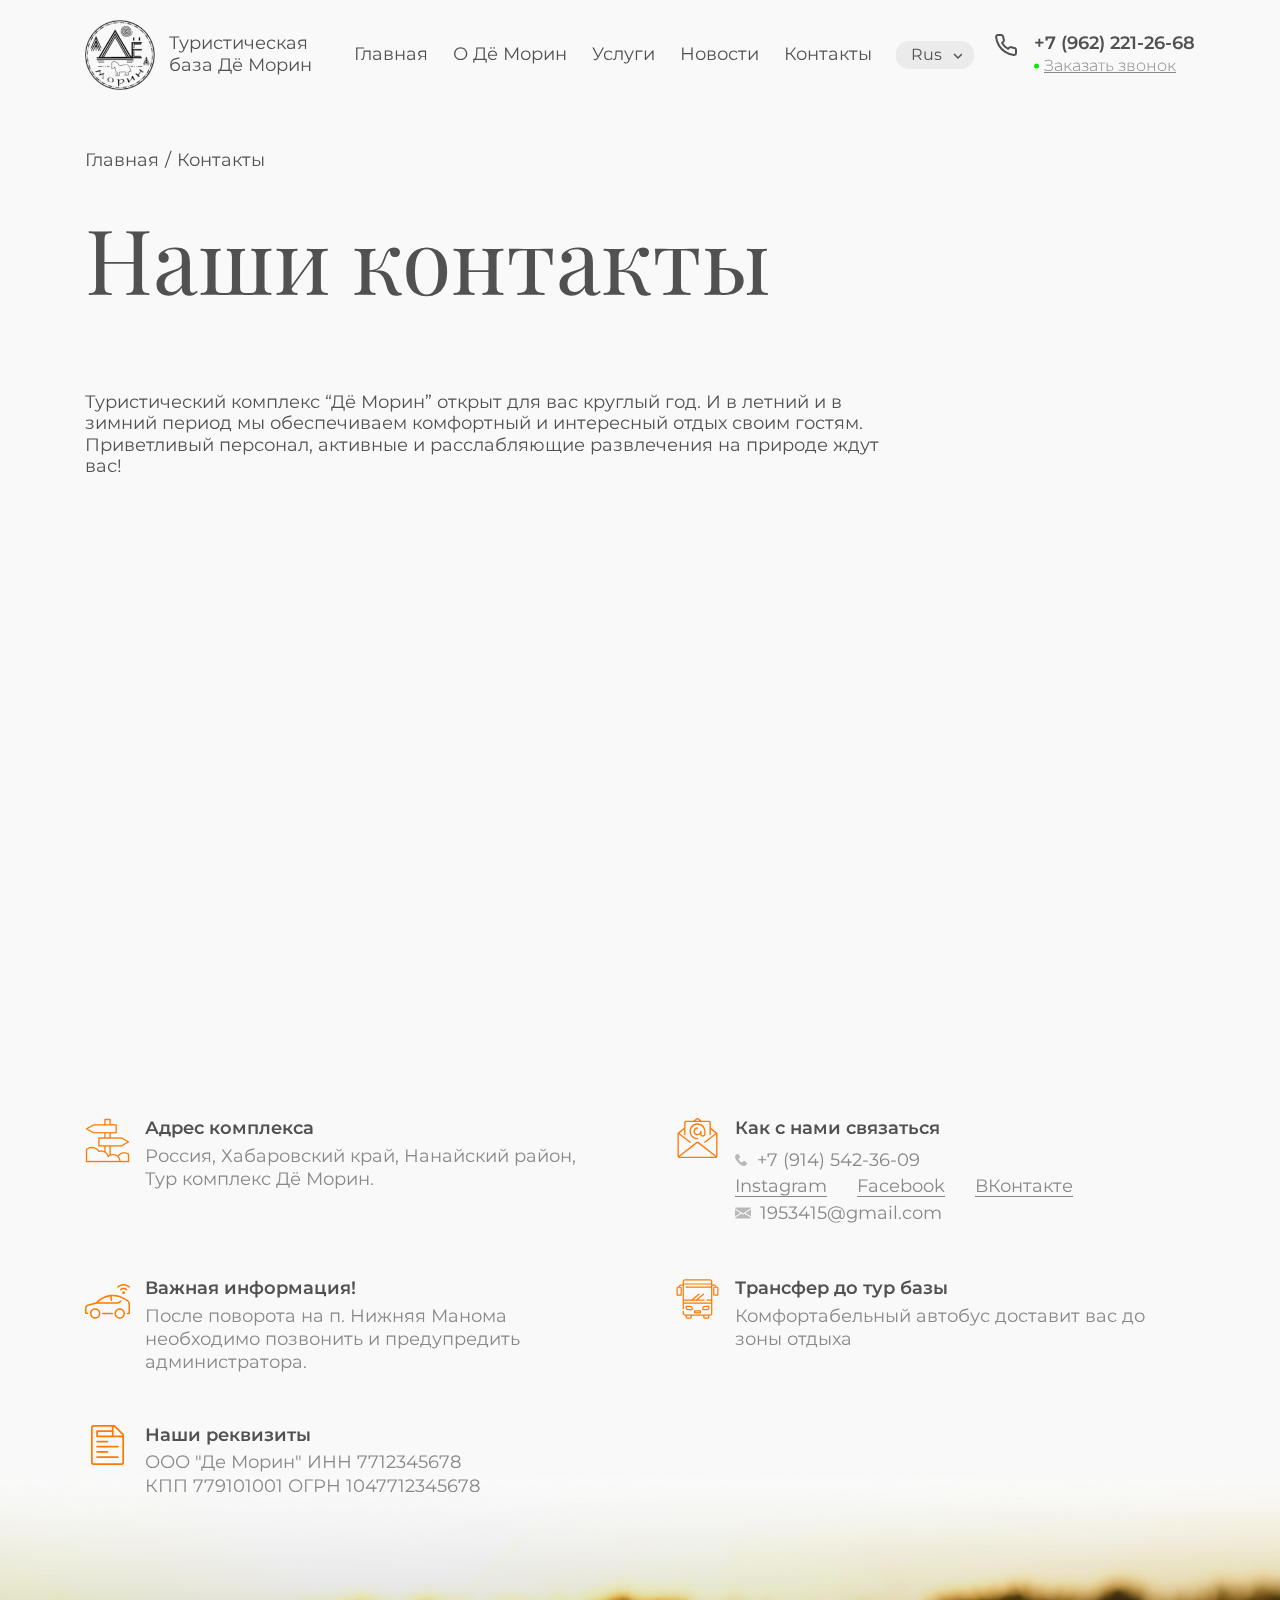
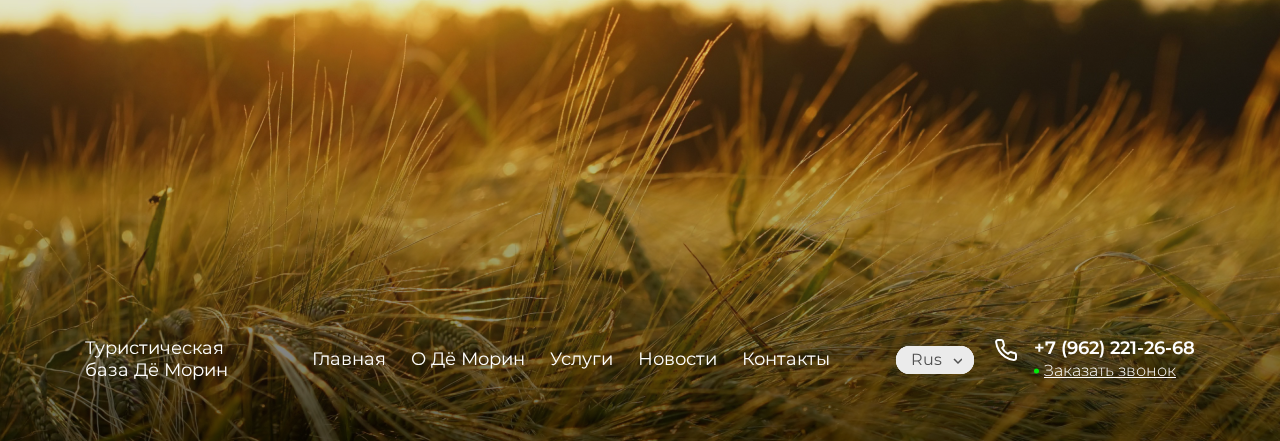
<file: contacts.html>
<!DOCTYPE html>
<html lang="ru">

<head>
    <meta charset="UTF-8">
    <meta name="viewport" content="width=device-width, initial-scale=1.0">
    <title>Контакты</title>
    <link
        href="https://fonts.googleapis.com/css2?family=Montserrat:ital,wght@0,300;0,400;0,600;0,700;1,300;1,400;1,600;1,700&family=Playfair+Display:ital,wght@0,400;0,700;1,400;1,700&display=swap"
        rel="stylesheet">
    <link rel="stylesheet" href="css/style.min.css">
</head>

<body>
    <header class="header">

        <div class="mobile__menu">
            <div class="navbar__lang">
                <div class="lang-box">
                    <div class="lang-box__current">
                        Rus
                    </div>
                    <div class="lang-box__dropdown">
                        <a class="lang-box__link" href="#">
                            Eng
                        </a>
                    </div>
                </div>
            </div>

            <nav class="menu">
                <ul class="menu__list">
                    <li class="menu__list-item">
                        <a class="menu__item-link" href="/">
                            Главная
                        </a>
                    </li>
                    <li class="menu__list-item">
                        <a class="menu__item-link" href="#">
                            О Дё Морин
                        </a>
                    </li>
                    <li class="menu__list-item">
                        <a class="menu__item-link" href="services.html">
                            Услуги
                        </a>
                    </li>
                    <li class="menu__list-item">
                        <a class="menu__item-link" href="news.html">
                            Новости
                        </a>
                    </li>
                    <li class="menu__list-item">
                        <a class="menu__item-link" href="contacts.html">
                            Контакты
                        </a>
                    </li>
                </ul>
            </nav>



            <div class="navbar__phone-block">
                <div class="navbar__phone">
                    <a class="navbar__phone-link" href="tel:+79622212668">
                        +7 (962) 221-26-68
                    </a>
                </div>
                <div class="navbar__recall">
                    <a class="navbar__recall-link" href="#">
                        Заказать звонок
                    </a>
                </div>
            </div>
        </div>

        <div class="header__inner">
            <div class="container">
                <div class="navbar  navbar--header">
                    <div class="navbar__logo">
                        <a class="navbar__logo-link" href="/">
                            <img class="navbar__logo-img" src="img/logo.png" alt="logo">
                            <div class="navbar__logo-text">
                                Туристическая база Дё Морин
                            </div>
                        </a>
                    </div>

                    <div class="navbar__burger">
                        <span></span>
                        <span></span>
                        <span></span>
                    </div>

                    <nav class="menu">
                        <ul class="menu__list">
                            <li class="menu__list-item">
                                <a class="menu__item-link" href="/">
                                    Главная
                                </a>
                            </li>
                            <li class="menu__list-item">
                                <a class="menu__item-link" href="#">
                                    О Дё Морин
                                </a>
                            </li>
                            <li class="menu__list-item">
                                <a class="menu__item-link" href="services.html">
                                    Услуги
                                </a>
                            </li>
                            <li class="menu__list-item">
                                <a class="menu__item-link" href="news.html">
                                    Новости
                                </a>
                            </li>
                            <li class="menu__list-item">
                                <a class="menu__item-link" href="contacts.html">
                                    Контакты
                                </a>
                            </li>
                        </ul>
                    </nav>

                    <div class="navbar__lang">
                        <div class="lang-box">
                            <div class="lang-box__current">
                                Rus
                            </div>
                            <div class="lang-box__dropdown">
                                <a class="lang-box__link" href="#">
                                    Eng
                                </a>
                            </div>
                        </div>
                    </div>

                    <div class="navbar__phone-block">
                        <div class="navbar__phone">
                            <a class="navbar__phone-link" href="tel:+79622212668">
                                +7 (962) 221-26-68
                            </a>
                        </div>
                        <div class="navbar__recall">
                            <a class="navbar__recall-link" href="#">
                                Заказать звонок
                            </a>
                        </div>
                    </div>
                </div>
            </div>
        </div>
    </header>

    <main class="content">
        <div class="container">
            <div class="breadcrumbs">
                <ul class="breadcrumbs__list">
                    <li>
                        <a href="/">Главная</a>
                    </li>
                    <li>
                        Контакты
                    </li>
                </ul>
            </div>

            <div class="content__inner">
                <div class="title">Наши контакты</div>

                <div class="content__body">
                    <div class="contacts__text">
                        Туристический комплекс “Дё Морин” открыт для вас круглый год. И в летний и в зимний период мы
                        обеспечиваем комфортный и интересный отдых своим гостям. Приветливый персонал, активные и
                        расслабляющие развлечения на природе ждут вас!
                    </div>

                    <div class="contacts__map" id="map"></div>

                    <div class="contacts__items">
                        <div class="contacts__item">
                            <div class="contacts__item-ico">
                                <img src="img/address-ico.png" alt="">
                            </div>

                            <div class="contacts__item-title">
                                Адрес комплекса
                            </div>
                            <div class="contacts__item-text">
                                Россия, Хабаровский край, Нанайский район, <br />
                                Тур комплекс Дё Морин.
                            </div>


                        </div>

                        <div class="contacts__item">
                            <div class="contacts__item-ico">
                                <svg width="40" height="40" viewBox="0 0 40 40" fill="none"
                                    xmlns="http://www.w3.org/2000/svg">
                                    <path
                                        d="M27.9998 13.3317V15.9985C28.0043 17.4159 26.8963 18.5877 25.4809 18.6627C24.0655 18.7376 22.84 17.6893 22.6949 16.2794C21.3757 17.4898 19.4129 17.6762 17.8894 16.7359C16.3659 15.7955 15.6528 13.9574 16.1434 12.2356C16.6341 10.5137 18.2091 9.32767 19.9994 9.33166C20.3676 9.33166 20.6661 9.63011 20.6661 9.99833C20.6661 10.3666 20.3676 10.665 19.9994 10.665C18.5266 10.665 17.3327 11.859 17.3327 13.3318C17.3327 14.8046 18.5266 15.9986 19.9994 15.9986C21.4722 15.9986 22.6662 14.8046 22.6662 13.3318C22.6662 12.9636 22.9647 12.6651 23.3329 12.6651C23.7011 12.6651 23.9995 12.9636 23.9995 13.3318V15.9986C23.9995 16.735 24.5965 17.332 25.333 17.332C26.0694 17.332 26.6664 16.735 26.6664 15.9986V13.3318C26.6664 9.64972 23.6815 6.6648 19.9994 6.6648C16.3174 6.6648 13.3324 9.64972 13.3324 13.3318C13.3324 17.0138 16.3174 19.9988 19.9994 19.9988C20.3676 19.9988 20.6661 20.2972 20.6661 20.6654C20.6661 21.0337 20.3676 21.3321 19.9994 21.3321C15.5809 21.3321 11.999 17.7502 11.999 13.3317C11.999 8.9132 15.5809 5.3313 19.9994 5.3313C24.4179 5.3313 27.9998 8.9132 27.9998 13.3317Z"
                                        fill="#FF7A00" />
                                    <path fill-rule="evenodd" clip-rule="evenodd"
                                        d="M39.9656 15.1576C39.9797 15.2016 39.9888 15.247 39.9929 15.2929C39.9933 15.2996 39.9951 15.3059 39.997 15.3121C39.999 15.3189 40.0009 15.3256 40.001 15.3329V38.0008C40 38.4248 39.8629 38.8373 39.6096 39.1775C39.6076 39.1805 39.6064 39.1835 39.6051 39.1867C39.6039 39.1897 39.6026 39.1929 39.6003 39.1962C39.5979 39.1996 39.5946 39.2018 39.5912 39.204C39.5881 39.2061 39.5849 39.2083 39.5823 39.2115C39.2073 39.707 38.6223 39.9989 38.0009 40.0008H1.99905C1.38003 39.9981 0.797502 39.7076 0.422951 39.2147C0.419411 39.2108 0.414917 39.2073 0.410781 39.204C0.407159 39.2012 0.403811 39.1986 0.401622 39.1961C0.399074 39.1931 0.39772 39.1896 0.396345 39.186C0.395232 39.183 0.394107 39.1801 0.392325 39.1774C0.139109 38.8373 0.00191411 38.4248 0.000976562 38.0007V15.331C0.000976562 15.324 0.00296878 15.3175 0.00496104 15.311C0.00695336 15.3045 0.00894572 15.298 0.00894572 15.291C0.0132428 15.2457 0.0223839 15.201 0.0362909 15.1577C0.045432 15.1184 0.0580888 15.0799 0.0742615 15.043C0.0929344 15.0067 0.115279 14.9726 0.140906 14.9409C0.16661 14.9034 0.196377 14.8687 0.229582 14.8376C0.234696 14.8331 0.238434 14.8278 0.2422 14.8226C0.246258 14.8168 0.250348 14.8111 0.256224 14.8062L6.66585 9.82669V4.66573C6.66585 3.56106 7.56136 2.66562 8.66595 2.66562H15.891L18.7845 0.419494C19.4992 -0.137878 20.5013 -0.137878 21.216 0.419494L24.1088 2.66562H31.3339C32.4385 2.66562 33.334 3.56114 33.334 4.66573V9.82661L39.7457 14.8062C39.7515 14.811 39.7556 14.8167 39.7596 14.8224C39.7634 14.8277 39.7671 14.833 39.7723 14.8375C39.8055 14.8687 39.8353 14.9033 39.861 14.9409C39.8866 14.9725 39.9089 15.0067 39.9276 15.0429C39.9437 15.0799 39.9564 15.1183 39.9656 15.1576ZM20.3952 1.4715C20.1624 1.28649 19.8327 1.28649 19.5999 1.4715L18.0664 2.66555H21.9333L20.3952 1.4715ZM19.5999 25.1261L2.16702 38.6675H37.8328L20.3953 25.1261C20.1624 24.9414 19.8329 24.9414 19.5999 25.1261ZM38.6674 37.6279L21.216 24.074C20.5012 23.5171 19.4993 23.5171 18.7845 24.074L1.33229 37.628V16.3483L12.2575 24.8321C12.5486 25.0578 12.9676 25.0048 13.1933 24.7137C13.419 24.4226 13.366 24.0037 13.0749 23.7779L1.97569 15.1595L6.66593 11.5147V16.6663C6.66593 17.0345 6.96446 17.3329 7.3326 17.3329C7.70082 17.3329 7.99927 17.0344 7.99927 16.6663V4.66565C7.99927 4.29743 8.29773 3.99897 8.66595 3.99897H31.3337C31.702 3.99897 32.0004 4.29743 32.0004 4.66565V16.6663C32.0004 17.0345 32.2989 17.3329 32.6671 17.3329C33.0353 17.3329 33.3338 17.0344 33.3338 16.6663V11.5147L38.024 15.1595L26.9055 23.7933C26.7142 23.9383 26.6155 24.1748 26.6473 24.4127C26.679 24.6506 26.8361 24.8532 27.0587 24.9429C27.2813 25.0327 27.535 24.996 27.7229 24.8467L38.6674 16.3483V37.6279Z"
                                        fill="#FF7A00" />
                                </svg>
                            </div>

                            <div class="contacts__item-title">
                                Как с нами связаться
                            </div>
                            <div class="contacts__item-text">
                                <a class="contacts__phone" href="tel:+79145423609">+7 (914) 542-36-09</a>
                                <a class="contacts__link" href="#">Instagram</a>
                                <a class="contacts__link" href="#">Facebook</a>
                                <a class="contacts__link" href="#">ВКонтакте</a>
                                <a class="contacts__mail" href="mailto:1953415@gmail.com">1953415@gmail.com</a>
                            </div>


                        </div>

                        <div class="contacts__item">
                            <div class="contacts__item-ico">
                                <svg width="58" height="46" viewBox="0 0 58 46" fill="none"
                                    xmlns="http://www.w3.org/2000/svg">
                                    <path
                                        d="M57.9614 27.1925V39.186C57.9614 39.7195 57.5288 40.1521 56.9953 40.1521H54.701C54.1675 40.1521 53.735 39.7195 53.735 39.186C53.735 38.6525 54.1675 38.22 54.701 38.22H56.0293V27.1925C56.0293 25.6506 55.2858 24.1902 54.0405 23.2861C50.3426 20.6016 43.2378 16.5664 34.4178 17.0257L35.0468 21.869C35.1155 22.398 34.7423 22.8827 34.2133 22.9514C33.684 23.0201 33.1995 22.6467 33.1308 22.1179L32.4917 17.1966C26.7944 17.9106 21.4633 20.4081 17.0184 24.4658H41.4256C42.8925 24.4658 44.2624 23.8112 45.1839 22.6697C45.519 22.2545 46.1272 22.1897 46.5424 22.5248C46.9575 22.8599 47.0224 23.4681 46.6873 23.8833C45.3973 25.4813 43.4795 26.3978 41.4257 26.3978H14.8014L4.05452 29.3831C2.80485 29.7302 1.93205 30.8785 1.93205 32.1755V37.9665H3.38108C3.91456 37.9665 4.3471 38.3991 4.3471 38.9326C4.3471 39.4661 3.91456 39.8986 3.38108 39.8986H0.966023C0.432537 39.8986 0 39.4661 0 38.9326V32.1755C0 30.0139 1.45459 28.1001 3.53733 27.5215L14.1402 24.5763C24.6632 13.5861 40.9996 11.4311 55.1755 21.7226C56.9199 22.9891 57.9614 25.0338 57.9614 27.1925ZM19.9242 38.9561C19.9242 42.6847 16.8907 45.7183 13.1621 45.7183C9.43345 45.7183 6.3999 42.6847 6.3999 38.9561C6.3999 35.2275 9.43345 32.194 13.1621 32.194C16.8907 32.194 19.9242 35.2275 19.9242 38.9561ZM17.9922 38.9561C17.9922 36.2928 15.8254 34.126 13.1621 34.126C10.4987 34.126 8.33194 36.2928 8.33194 38.9561C8.33194 41.6194 10.4987 43.7862 13.1621 43.7862C15.8254 43.7862 17.9922 41.6196 17.9922 38.9561ZM51.5615 38.9561C51.5615 42.6847 48.5279 45.7183 44.7993 45.7183C41.0707 45.7183 38.0371 42.6847 38.0371 38.9561C38.0371 35.2275 41.0707 32.194 44.7993 32.194C48.5279 32.194 51.5615 35.2275 51.5615 38.9561ZM49.6294 38.9561C49.6294 36.2928 47.4626 34.126 44.7993 34.126C42.136 34.126 39.9692 36.2928 39.9692 38.9561C39.9692 41.6194 42.136 43.7862 44.7993 43.7862C47.4626 43.7862 49.6294 41.6196 49.6294 38.9561ZM35.3806 38.2316H22.943C22.4095 38.2316 21.977 38.6641 21.977 39.1976C21.977 39.7311 22.4095 40.1636 22.943 40.1636H35.3806C35.9141 40.1636 36.3466 39.7311 36.3466 39.1976C36.3466 38.6641 35.9141 38.2316 35.3806 38.2316ZM50.9706 11.0326C52.1005 12.1625 51.31 14.1246 49.6898 14.1246C48.0884 14.1246 47.2672 12.1743 48.409 11.0326C48.7512 10.6905 49.2061 10.502 49.6898 10.502C50.5034 10.5022 50.9706 11.0326 50.9706 11.0326ZM54.1299 9.23956C54.5072 8.86233 54.5072 8.25059 54.1299 7.87336C51.6758 5.4193 47.704 5.41918 45.2498 7.87336C44.8725 8.25059 44.8725 8.86221 45.2498 9.23956C45.6271 9.61679 46.2387 9.61679 46.6159 9.23956C48.3149 7.54057 51.0644 7.54045 52.7637 9.23956C53.1409 9.61679 53.7525 9.61679 54.1299 9.23956ZM43.0298 5.65332C46.7108 1.97229 52.6685 1.97205 56.3499 5.65332C56.5385 5.84194 56.7857 5.93625 57.033 5.93625C57.8859 5.93625 58.3264 4.89741 57.7161 4.28712C53.28 -0.148852 46.1 -0.149335 41.6637 4.28712C41.2864 4.66436 41.2864 5.27597 41.6637 5.65332C42.0408 6.03067 42.6526 6.03067 43.0298 5.65332Z"
                                        fill="#FF7A00" />
                                </svg>
                            </div>

                            <div class="contacts__item-title">
                                Важная информация!
                            </div>
                            <div class="contacts__item-text">
                                После поворота на п. Нижняя Манома необходимо позвонить и предупредить
                                администратора.
                            </div>


                        </div>

                        <div class="contacts__item">
                            <div class="contacts__item-ico">
                                <svg width="42" height="42" viewBox="0 0 42 42" fill="none"
                                    xmlns="http://www.w3.org/2000/svg">
                                    <path
                                        d="M40.7243 8.64114H39.9485C39.9264 7.41388 38.9218 6.42214 37.6894 6.42214H35.812V3.49081C35.812 2.24464 34.7978 1.23047 33.5517 1.23047H8.44824C7.20175 1.23047 6.1879 2.24464 6.1879 3.49081V6.42214H4.31048C3.07809 6.42214 2.07353 7.41388 2.05142 8.64114H1.27565C0.572295 8.64114 0 9.21344 0 9.91679V16.4883C0 17.1916 0.572295 17.7639 1.27565 17.7639H4.05798C4.76133 17.7639 5.33362 17.1916 5.33362 16.4883V9.91679C5.33362 9.21344 4.76133 8.64114 4.05798 8.64114H3.28541C3.3072 8.09384 3.75805 7.65485 4.31048 7.65485H6.1879V30.5245C6.1879 30.8652 6.46379 31.1411 6.80441 31.1411C7.14472 31.1411 7.42093 30.8652 7.42093 30.5245V25.4409C7.72919 25.5992 8.07846 25.6889 8.44824 25.6889H33.5517C33.9215 25.6889 34.2707 25.5992 34.579 25.4409V35.3932C34.579 35.9597 34.1182 36.4205 33.5517 36.4205H8.44824C7.88171 36.4205 7.42093 35.9597 7.42093 35.3932V33.3738C7.42093 33.0335 7.14472 32.7573 6.80441 32.7573C6.46379 32.7573 6.1879 33.0335 6.1879 33.3738V35.3932C6.1879 36.6394 7.20175 37.6532 8.44824 37.6532H9.08943V39.0862C9.08943 40.0379 9.8636 40.8124 10.8156 40.8124H13.5867C14.5384 40.8124 15.3126 40.0379 15.3126 39.0862V37.6532H26.6873V39.0862C26.6873 40.0379 27.4615 40.8124 28.4132 40.8124H31.1843C32.1363 40.8124 32.9105 40.0379 32.9105 39.0862V37.6532H33.5517C34.7982 37.6532 35.812 36.6394 35.812 35.3932V7.65485H37.6894C38.2419 7.65485 38.6927 8.09384 38.7148 8.64114H37.9423C37.2389 8.64114 36.6663 9.21344 36.6663 9.91679V16.4883C36.6663 17.1916 37.2389 17.7639 37.9423 17.7639H40.7243C41.4276 17.7639 41.9999 17.1916 41.9999 16.4883V9.91679C41.9999 9.21344 41.4276 8.64114 40.7243 8.64114ZM4.05798 9.87385C4.08169 9.87385 4.10059 9.89308 4.10059 9.91679V16.4883C4.10059 16.512 4.08137 16.5312 4.05798 16.5312H1.27565C1.25194 16.5312 1.23271 16.512 1.23271 16.4883V9.91679C1.23271 9.89308 1.25194 9.87385 1.27565 9.87385H4.05798ZM14.0799 39.0862C14.0799 39.3579 13.8584 39.5794 13.5867 39.5794H10.8156C10.5436 39.5794 10.3225 39.3579 10.3225 39.0862V37.6532H14.0795V39.0862H14.0799ZM31.6775 39.0862C31.6775 39.3579 31.4564 39.5794 31.1843 39.5794H28.4132C28.1415 39.5794 27.92 39.3579 27.92 39.0862V37.6532H31.6775V39.0862ZM34.579 8.59308H9.6848C9.34449 8.59308 9.0686 8.86897 9.0686 9.20959C9.0686 9.5499 9.34449 9.82611 9.6848 9.82611H34.5793V21.5034H30.5069C30.1663 21.5034 29.8904 21.7793 29.8904 22.1199C29.8904 22.4605 30.1663 22.7364 30.5069 22.7364H34.5793V23.4289C34.5793 23.9951 34.1185 24.4562 33.552 24.4562H8.44824C7.88171 24.4562 7.42093 23.9951 7.42093 23.4289V22.7364H27.6301C27.9707 22.7364 28.2466 22.4605 28.2466 22.1199C28.2466 21.7793 27.9707 21.5034 27.6301 21.5034H21.5671L27.383 16.6417C27.6435 16.4238 27.6781 16.0358 27.4602 15.775C27.2423 15.5145 26.8543 15.4795 26.5938 15.6977L19.6487 21.5034H17.0016L22.8171 16.6417C23.078 16.4238 23.1126 16.0358 22.8947 15.7753C22.6768 15.5145 22.2887 15.4795 22.0279 15.6977L15.0831 21.5037H7.42093V6.62049H34.579V8.59308ZM34.579 5.38746H7.42093V3.49081C7.42093 2.92428 7.88171 2.4635 8.44824 2.4635H33.5517C34.1182 2.4635 34.579 2.92428 34.579 3.49081V5.38746ZM40.7672 16.4883C40.7672 16.512 40.748 16.5312 40.7243 16.5312H37.9423C37.9185 16.5312 37.8993 16.512 37.8993 16.4883V9.91679C37.8993 9.89308 37.9185 9.87385 37.9423 9.87385H40.7243C40.748 9.87385 40.7672 9.89308 40.7672 9.91679V16.4883Z"
                                        fill="#FF7A00" />
                                    <path
                                        d="M15.226 32.1822C15.7926 32.1822 16.2534 31.7211 16.2534 31.1546V30.1683C16.2534 28.8315 15.1658 27.7439 13.8286 27.7439H10.0478C9.48129 27.7439 9.02051 28.2047 9.02051 28.7712V29.7575C9.02051 31.0944 10.1081 32.1822 11.4452 32.1822H15.226ZM10.2532 29.7575V28.9766H13.8286C14.4858 28.9766 15.0203 29.5114 15.0203 30.1683V30.9492H11.4452C10.788 30.9492 10.2532 30.4144 10.2532 29.7575Z"
                                        fill="#FF7A00" />
                                    <path
                                        d="M30.5542 32.1822C31.8914 32.1822 32.9789 31.0944 32.9789 29.7575V28.7712C32.9789 28.2047 32.5182 27.7439 31.9516 27.7439H28.1708C26.834 27.7439 25.7461 28.8315 25.7461 30.1683V31.1546C25.7461 31.7211 26.2069 32.1822 26.7734 32.1822H30.5542ZM26.9788 30.1683C26.9788 29.5111 27.5136 28.9766 28.1708 28.9766H31.7459V29.7575C31.7459 30.4147 31.2114 30.9492 30.5542 30.9492H26.9788V30.1683Z"
                                        fill="#FF7A00" />
                                    <path
                                        d="M23.7211 35.4971C24.1565 35.4971 24.5106 35.143 24.5106 34.7075V33.0813C24.5106 32.6458 24.1565 32.2917 23.7211 32.2917H18.2788C17.8433 32.2917 17.4893 32.6458 17.4893 33.0813V34.7075C17.4893 35.143 17.8433 35.4971 18.2788 35.4971H23.7211ZM18.722 33.5245H23.2779V34.2643H18.722V33.5245Z"
                                        fill="#FF7A00" />
                                </svg>
                            </div>

                            <div class="contacts__item-title">
                                Трансфер до тур базы
                            </div>
                            <div class="contacts__item-text">
                                Комфортабельный автобус доставит вас до зоны отдыха
                            </div>


                        </div>

                        <div class="contacts__item">
                            <div class="contacts__item-ico">
                                <svg width="34" height="40" viewBox="0 0 34 40" fill="none"
                                    xmlns="http://www.w3.org/2000/svg">
                                    <path
                                        d="M33.2672 8.95047L24.5716 0.254766C24.4089 0.0913281 24.188 0 23.9567 0H3.08719C1.64891 0 0.478516 1.17047 0.478516 2.60867V37.3913C0.478516 38.8295 1.64898 39.9999 3.08719 39.9999H30.9133C32.3507 39.9999 33.5211 38.8304 33.522 37.393C33.522 37.3921 33.522 37.3921 33.522 37.3913V9.56523C33.522 9.33477 33.4307 9.11305 33.2672 8.95047ZM7.435 10.4348V6.95648H21.348V10.4348H7.435ZM31.7828 37.3913C31.7828 37.8713 31.3933 38.2609 30.9133 38.2609H3.08719C2.60805 38.2609 2.21766 37.8713 2.21766 37.3913V2.60867C2.21766 2.12953 2.60813 1.73914 3.08719 1.73914H21.348V5.21742H6.56547C6.08547 5.21742 5.69594 5.60695 5.69594 6.08695V11.3044C5.69594 11.7844 6.08547 12.1739 6.56547 12.1739H22.2177H31.7829V37.3913H31.7828ZM31.7828 10.4348H23.0872V1.73914H23.5967L31.7828 9.92523V10.4348Z"
                                        fill="#FF7A00" />
                                    <path
                                        d="M6.56582 17.3914H17.0006C17.4806 17.3914 17.8701 17.0019 17.8701 16.5219C17.8701 16.0419 17.4806 15.6523 17.0006 15.6523H6.56582C6.08582 15.6523 5.69629 16.0419 5.69629 16.5219C5.69629 17.0019 6.08582 17.3914 6.56582 17.3914Z"
                                        fill="#FF7A00" />
                                    <path
                                        d="M6.56582 27.826H17.0006C17.4806 27.826 17.8701 27.4373 17.8701 26.9564C17.8701 26.4756 17.4806 26.0869 17.0006 26.0869H6.56582C6.08582 26.0869 5.69629 26.4756 5.69629 26.9564C5.69621 27.4373 6.08582 27.826 6.56582 27.826Z"
                                        fill="#FF7A00" />
                                    <path
                                        d="M5.69531 21.7392C5.69531 22.22 6.08484 22.6087 6.56484 22.6087H27.4344C27.9152 22.6087 28.3039 22.22 28.3039 21.7392C28.3039 21.2583 27.9152 20.8696 27.4344 20.8696H6.56484C6.08492 20.8696 5.69531 21.2583 5.69531 21.7392Z"
                                        fill="#FF7A00" />
                                    <path
                                        d="M27.4354 31.3044H6.56582C6.08582 31.3044 5.69629 31.6931 5.69629 32.174C5.69629 32.6548 6.08582 33.0435 6.56582 33.0435H27.4354C27.9162 33.0435 28.3049 32.6548 28.3049 32.174C28.3049 31.6931 27.9162 31.3044 27.4354 31.3044Z"
                                        fill="#FF7A00" />
                                </svg>
                            </div>

                            <div class="contacts__item-title">
                                Наши реквизиты
                            </div>
                            <div class="contacts__item-text">
                                ООО "Де Морин" ИНН 7712345678 <br />
                                КПП 779101001 ОГРН 1047712345678
                            </div>


                        </div>
                    </div>
                </div>
            </div>
        </div>
    </main>


    <footer class="footer">
        <div class="footer__inner">
            <div class="container">
                <div class="navbar">
                    <div class="navbar__logo">
                        <a class="navbar__logo-link" href="/">
                            <div class="navbar__logo-text">
                                Туристическая база Дё Морин
                            </div>
                        </a>
                    </div>

                    <nav class="menu">
                        <ul class="menu__list">
                            <li class="menu__list-item">
                                <a class="menu__item-link" href="#">
                                    Главная
                                </a>
                            </li>
                            <li class="menu__list-item">
                                <a class="menu__item-link" href="#">
                                    О Дё Морин
                                </a>
                            </li>
                            <li class="menu__list-item">
                                <a class="menu__item-link" href="#">
                                    Услуги
                                </a>
                            </li>
                            <li class="menu__list-item">
                                <a class="menu__item-link" href="#">
                                    Новости
                                </a>
                            </li>
                            <li class="menu__list-item">
                                <a class="menu__item-link" href="#">
                                    Контакты
                                </a>
                            </li>
                        </ul>
                    </nav>

                    <div class="navbar__lang">
                        <div class="lang-box">
                            <div class="lang-box__current">
                                Rus
                            </div>
                            <div class="lang-box__dropdown">
                                <a class="lang-box__link" href="#">
                                    Eng
                                </a>
                            </div>
                        </div>
                    </div>

                    <div class="navbar__phone-block">
                        <div class="navbar__phone">
                            <a class="navbar__phone-link" href="tel:+79622212668">
                                +7 (962) 221-26-68
                            </a>
                        </div>
                        <div class="navbar__recall">
                            <a class="navbar__recall-link" href="#">
                                Заказать звонок
                            </a>
                        </div>
                    </div>
                </div>
            </div>

        </div>
    </footer>

    <script src="https://ajax.googleapis.com/ajax/libs/jquery/3.5.1/jquery.min.js"></script>
    <script src="js/libs.min.js"></script>
    <script src="https://api-maps.yandex.ru/2.1/?apikey=b9cf0523-d750-4294-8f53-b40e67b0a1e0&lang=ru_RU"></script>
    <script src="js/main.js"></script>
</body>

</html>
</file>
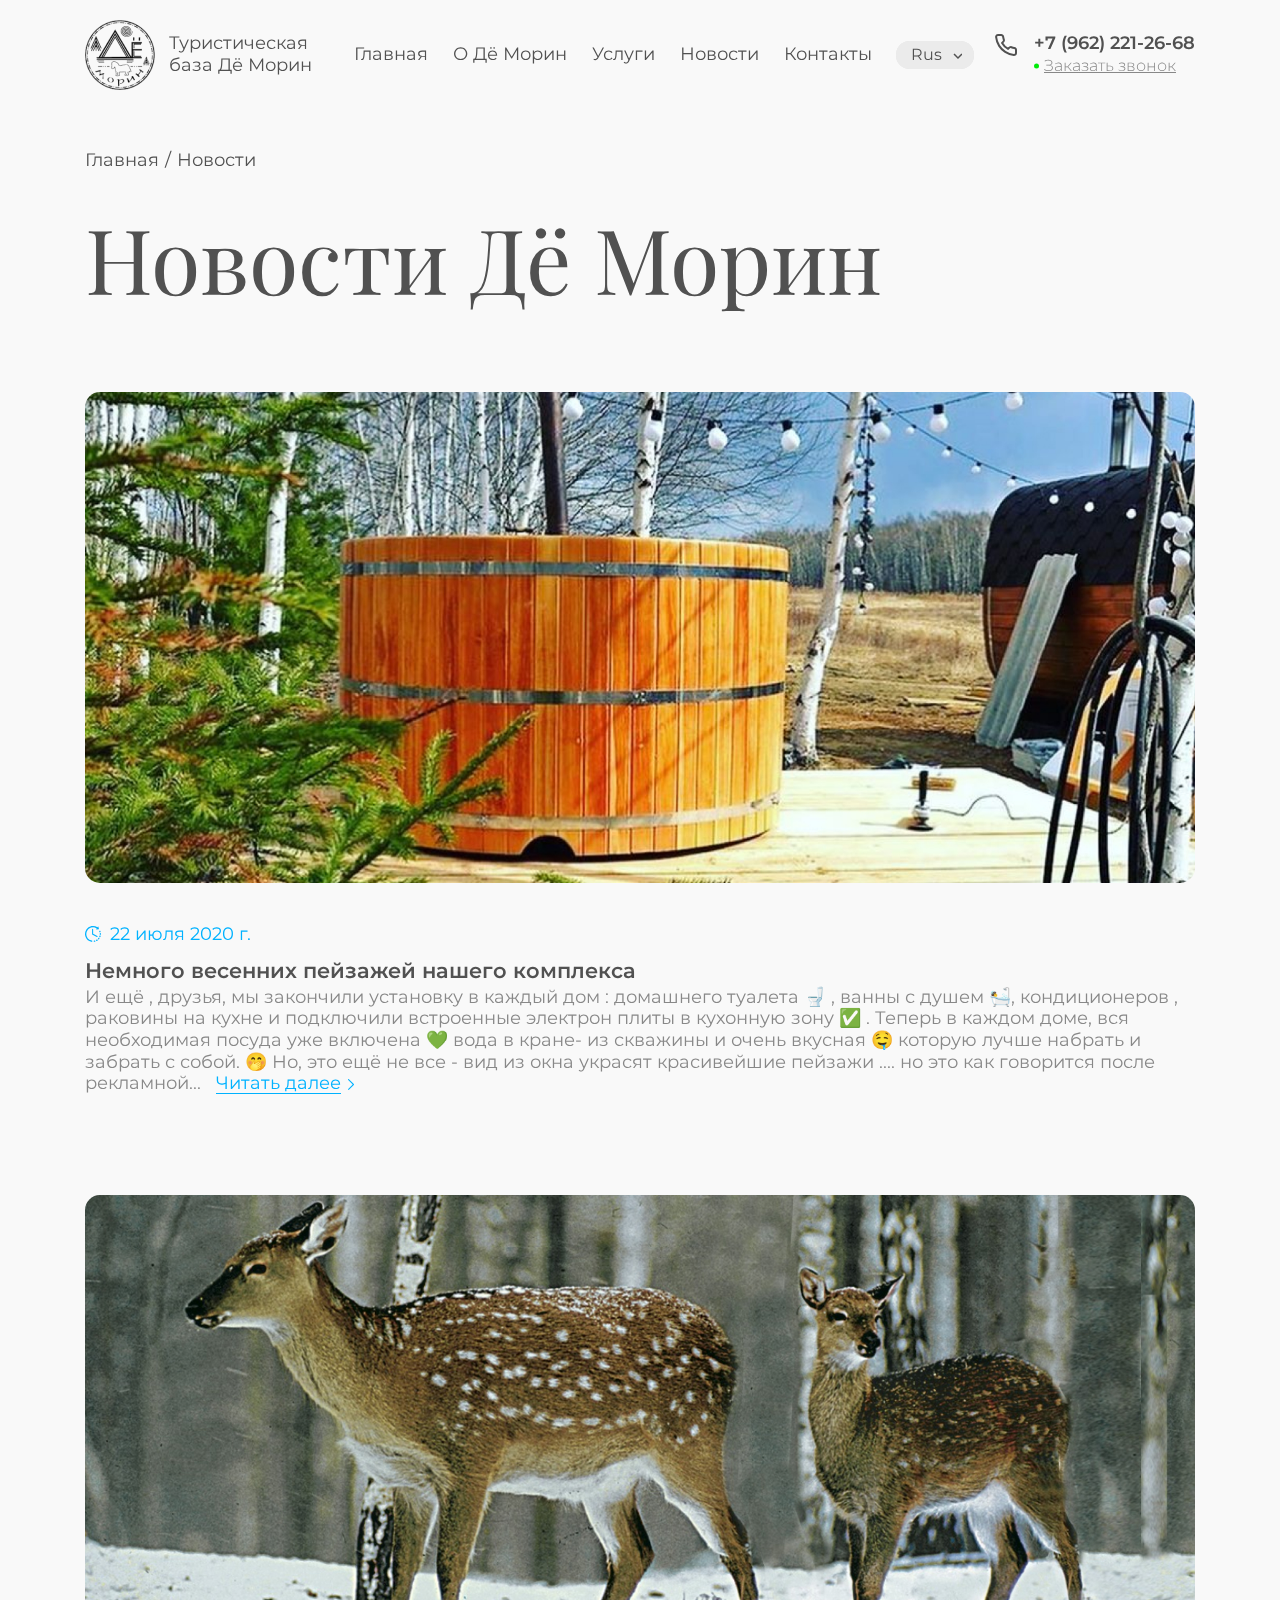
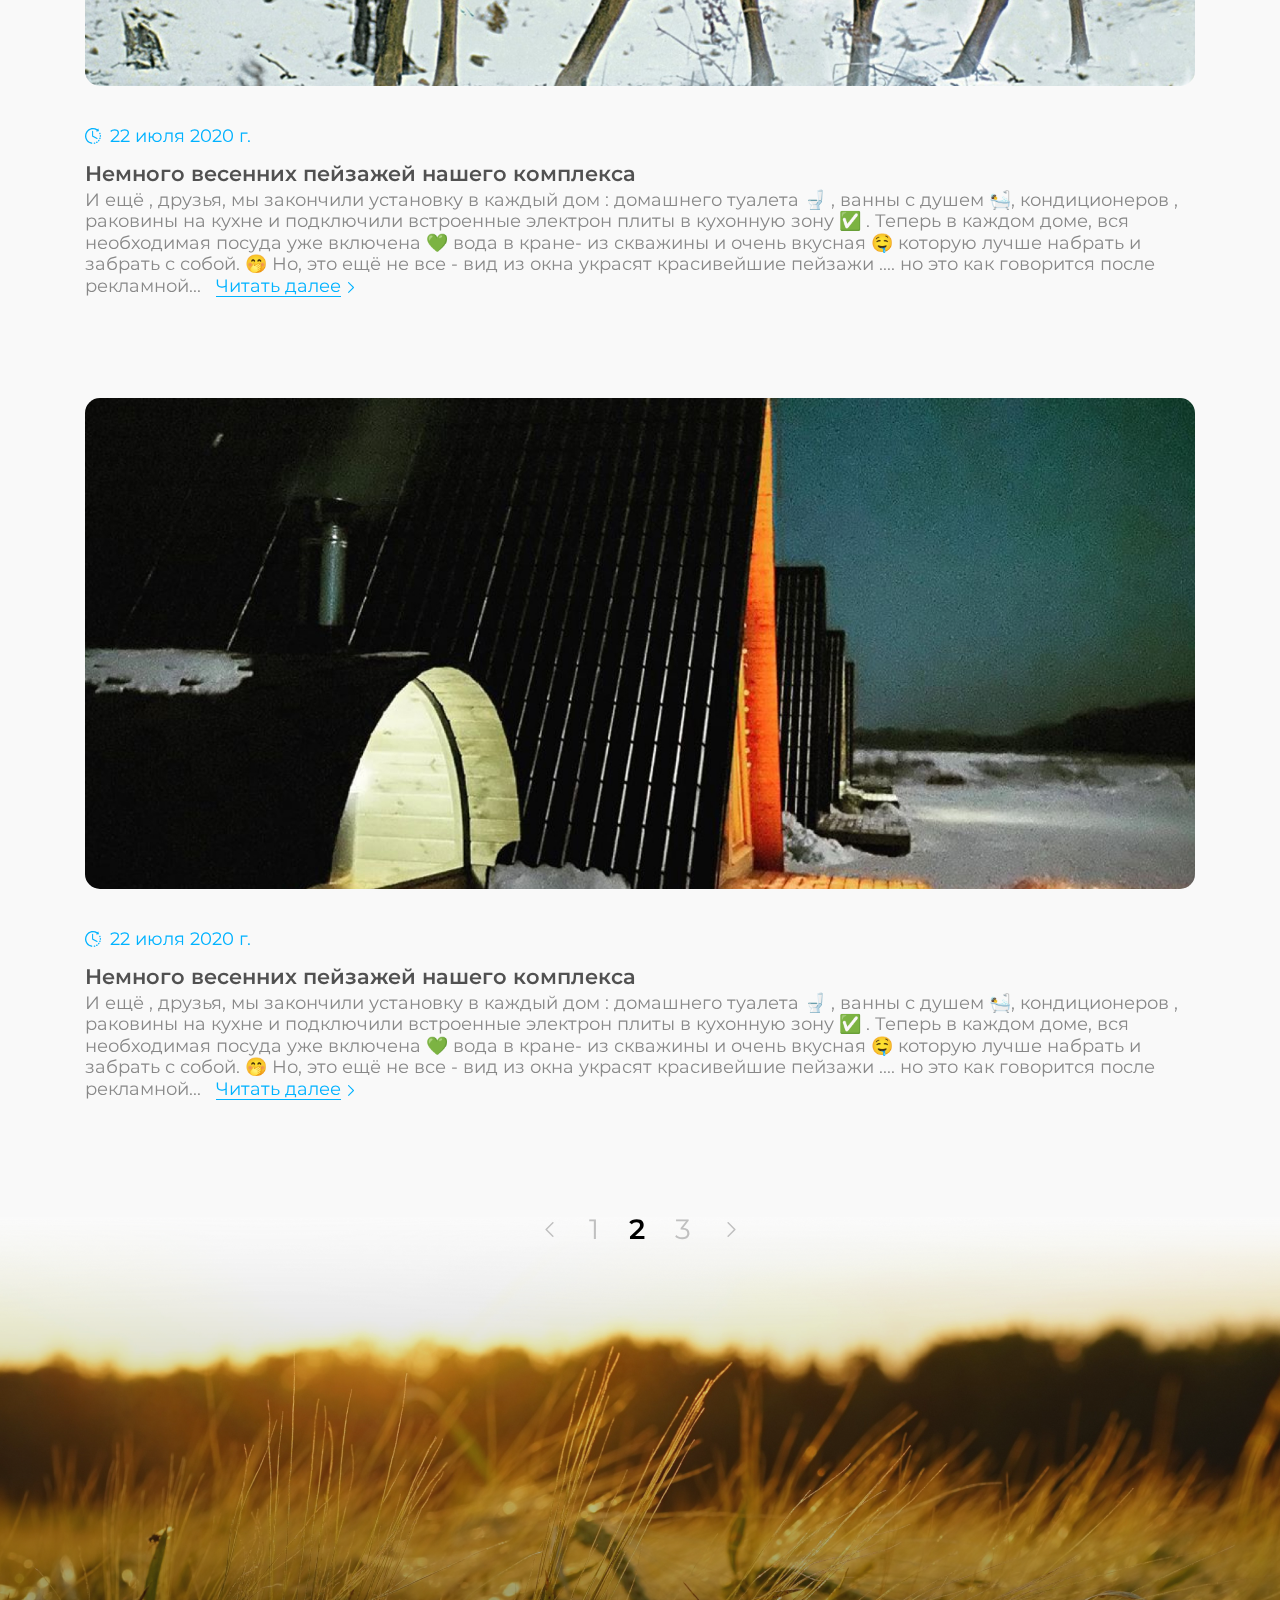
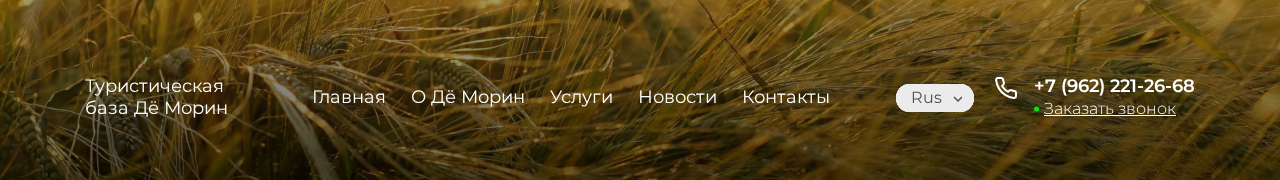
<file: news.html>
<!DOCTYPE html>
<html lang="ru">

<head>
    <meta charset="UTF-8">
    <meta name="viewport" content="width=device-width, initial-scale=1.0">
    <title>Новости</title>
    <link
        href="https://fonts.googleapis.com/css2?family=Montserrat:ital,wght@0,300;0,400;0,600;0,700;1,300;1,400;1,600;1,700&family=Playfair+Display:ital,wght@0,400;0,700;1,400;1,700&display=swap"
        rel="stylesheet">
    <link rel="stylesheet" href="css/style.min.css">
</head>

<body>
    <header class="header">

        <div class="mobile__menu">
            <div class="navbar__lang">
                <div class="lang-box">
                    <div class="lang-box__current">
                        Rus
                    </div>
                    <div class="lang-box__dropdown">
                        <a class="lang-box__link" href="#">
                            Eng
                        </a>
                    </div>
                </div>
            </div>

            <nav class="menu">
                <ul class="menu__list">
                    <li class="menu__list-item">
                        <a class="menu__item-link" href="/">
                            Главная
                        </a>
                    </li>
                    <li class="menu__list-item">
                        <a class="menu__item-link" href="#">
                            О Дё Морин
                        </a>
                    </li>
                    <li class="menu__list-item">
                        <a class="menu__item-link" href="services.html">
                            Услуги
                        </a>
                    </li>
                    <li class="menu__list-item">
                        <a class="menu__item-link" href="news.html">
                            Новости
                        </a>
                    </li>
                    <li class="menu__list-item">
                        <a class="menu__item-link" href="contacts.html">
                            Контакты
                        </a>
                    </li>
                </ul>
            </nav>



            <div class="navbar__phone-block">
                <div class="navbar__phone">
                    <a class="navbar__phone-link" href="tel:+79622212668">
                        +7 (962) 221-26-68
                    </a>
                </div>
                <div class="navbar__recall">
                    <a class="navbar__recall-link" href="#">
                        Заказать звонок
                    </a>
                </div>
            </div>
        </div>

        <div class="header__inner">
            <div class="container">
                <div class="navbar  navbar--header">
                    <div class="navbar__logo">
                        <a class="navbar__logo-link" href="/">
                            <img class="navbar__logo-img" src="img/logo.png" alt="logo">
                            <div class="navbar__logo-text">
                                Туристическая база Дё Морин
                            </div>
                        </a>
                    </div>

                    <div class="navbar__burger">
                        <span></span>
                        <span></span>
                        <span></span>
                    </div>

                    <nav class="menu">
                        <ul class="menu__list">
                            <li class="menu__list-item">
                                <a class="menu__item-link" href="/">
                                    Главная
                                </a>
                            </li>
                            <li class="menu__list-item">
                                <a class="menu__item-link" href="#">
                                    О Дё Морин
                                </a>
                            </li>
                            <li class="menu__list-item">
                                <a class="menu__item-link" href="services.html">
                                    Услуги
                                </a>
                            </li>
                            <li class="menu__list-item">
                                <a class="menu__item-link" href="news.html">
                                    Новости
                                </a>
                            </li>
                            <li class="menu__list-item">
                                <a class="menu__item-link" href="contacts.html">
                                    Контакты
                                </a>
                            </li>
                        </ul>
                    </nav>

                    <div class="navbar__lang">
                        <div class="lang-box">
                            <div class="lang-box__current">
                                Rus
                            </div>
                            <div class="lang-box__dropdown">
                                <a class="lang-box__link" href="#">
                                    Eng
                                </a>
                            </div>
                        </div>
                    </div>

                    <div class="navbar__phone-block">
                        <div class="navbar__phone">
                            <a class="navbar__phone-link" href="tel:+79622212668">
                                +7 (962) 221-26-68
                            </a>
                        </div>
                        <div class="navbar__recall">
                            <a class="navbar__recall-link" href="#">
                                Заказать звонок
                            </a>
                        </div>
                    </div>
                </div>
            </div>
        </div>
    </header>

    <main class="content">
        <div class="container">
            <div class="breadcrumbs">
                <ul class="breadcrumbs__list">
                    <li>
                        <a href="/">Главная</a>
                    </li>
                    <li>
                        Новости
                    </li>
                </ul>
            </div>

            <div class="content__inner">
                <div class="title">Новости Дё Морин</div>

                <div class="content__body">

                    <article class="article__card">
                        <div class="article__thumbnail">
                            <a href="#">
                                <img src="img/new1.jpg" alt="">
                            </a>
                        </div>
                        <time class="article__time">
                            22 июля 2020 г.
                        </time>
                        <div class="article__body">
                            <h3 class="article__title">
                                Немного весенних пейзажей нашего комплекса
                            </h3>
                            <div class="article__content">
                                И ещё , друзья, мы закончили установку в каждый дом : домашнего туалета 🚽 , ванны с
                                душем 🛀, кондиционеров , раковины на кухне и подключили встроенные электрон плиты в
                                кухонную зону ✅ . Теперь в каждом доме, вся необходимая посуда уже включена 💚 вода
                                в
                                кране- из скважины и очень вкусная 🤤 которую лучше набрать и забрать с собой. 🤭
                                Но, это ещё не все - вид из окна украсят красивейшие пейзажи .... но
                                это как говорится после рекламной...
                                <a href="#" class="article__readmore">Читать далее</a>
                            </div>

                        </div>
                    </article>

                    <article class="article__card">
                        <div class="article__thumbnail">
                            <a href="#">
                                <img src="img/new2.jpg" alt="">
                            </a>
                        </div>
                        <time class="article__time">
                            22 июля 2020 г.
                        </time>
                        <div class="article__body">
                            <h3 class="article__title">
                                Немного весенних пейзажей нашего комплекса
                            </h3>
                            <div class="article__content">
                                И ещё , друзья, мы закончили установку в каждый дом : домашнего туалета 🚽 , ванны с
                                душем 🛀, кондиционеров , раковины на кухне и подключили встроенные электрон плиты в
                                кухонную зону ✅ . Теперь в каждом доме, вся необходимая посуда уже включена 💚 вода
                                в
                                кране- из скважины и очень вкусная 🤤 которую лучше набрать и забрать с собой. 🤭
                                Но, это ещё не все - вид из окна украсят красивейшие пейзажи .... но
                                это как говорится после рекламной...
                                <a href="#" class="article__readmore">Читать далее</a>
                            </div>

                        </div>
                    </article>

                    <article class="article__card">
                        <div class="article__thumbnail">
                            <a href="#">
                                <img src="img/new3.jpg" alt="">
                            </a>
                        </div>
                        <time class="article__time">
                            22 июля 2020 г.
                        </time>
                        <div class="article__body">
                            <h3 class="article__title">
                                Немного весенних пейзажей нашего комплекса
                            </h3>
                            <div class="article__content">
                                И ещё , друзья, мы закончили установку в каждый дом : домашнего туалета 🚽 , ванны с
                                душем 🛀, кондиционеров , раковины на кухне и подключили встроенные электрон плиты в
                                кухонную зону ✅ . Теперь в каждом доме, вся необходимая посуда уже включена 💚 вода
                                в кране- из скважины и очень вкусная 🤤 которую лучше набрать и забрать с собой. 🤭
                                Но, это ещё не все - вид из окна украсят красивейшие пейзажи .... но это как говорится
                                после рекламной...
                                <a href="#" class="article__readmore">Читать далее</a>
                            </div>

                        </div>
                    </article>

                    <div class="pagination">
                        <ul class="pagination__list">
                            <li>
                                <a class="page-arrow-prev" href="#"></a>
                            </li>
                            <li>
                                <a class="page-numbers" href="#">1</a>
                            </li>
                            <li>
                                <span class="page-numbers current">2</span>
                            </li>
                            <li>
                                <a class="page-numbers" href="#">3</a>
                            </li>
                            <li>
                                <a class="page-arrow-next" href="#"></a>
                            </li>
                        </ul>
                    </div>

                </div>
            </div>
        </div>
    </main>

    <footer class="footer">
        <div class="footer__inner">
            <div class="container">
                <div class="navbar">
                    <div class="navbar__logo">
                        <a class="navbar__logo-link" href="/">
                            <div class="navbar__logo-text">
                                Туристическая база Дё Морин
                            </div>
                        </a>
                    </div>

                    <nav class="menu">
                        <ul class="menu__list">
                            <li class="menu__list-item">
                                <a class="menu__item-link" href="#">
                                    Главная
                                </a>
                            </li>
                            <li class="menu__list-item">
                                <a class="menu__item-link" href="#">
                                    О Дё Морин
                                </a>
                            </li>
                            <li class="menu__list-item">
                                <a class="menu__item-link" href="#">
                                    Услуги
                                </a>
                            </li>
                            <li class="menu__list-item">
                                <a class="menu__item-link" href="#">
                                    Новости
                                </a>
                            </li>
                            <li class="menu__list-item">
                                <a class="menu__item-link" href="#">
                                    Контакты
                                </a>
                            </li>
                        </ul>
                    </nav>

                    <div class="navbar__lang">
                        <div class="lang-box">
                            <div class="lang-box__current">
                                Rus
                            </div>
                            <div class="lang-box__dropdown">
                                <a class="lang-box__link" href="#">
                                    Eng
                                </a>
                            </div>
                        </div>
                    </div>

                    <div class="navbar__phone-block">
                        <div class="navbar__phone">
                            <a class="navbar__phone-link" href="tel:+79622212668">
                                +7 (962) 221-26-68
                            </a>
                        </div>
                        <div class="navbar__recall">
                            <a class="navbar__recall-link" href="#">
                                Заказать звонок
                            </a>
                        </div>
                    </div>
                </div>
            </div>

        </div>
    </footer>

    <script src="https://ajax.googleapis.com/ajax/libs/jquery/3.5.1/jquery.min.js"></script>
    <script src="js/libs.min.js"></script>
    <script src="https://api-maps.yandex.ru/2.1/?apikey=b9cf0523-d750-4294-8f53-b40e67b0a1e0&lang=ru_RU">
    </script>
    <script src="js/main.js"></script>
</body>

</html>
</file>
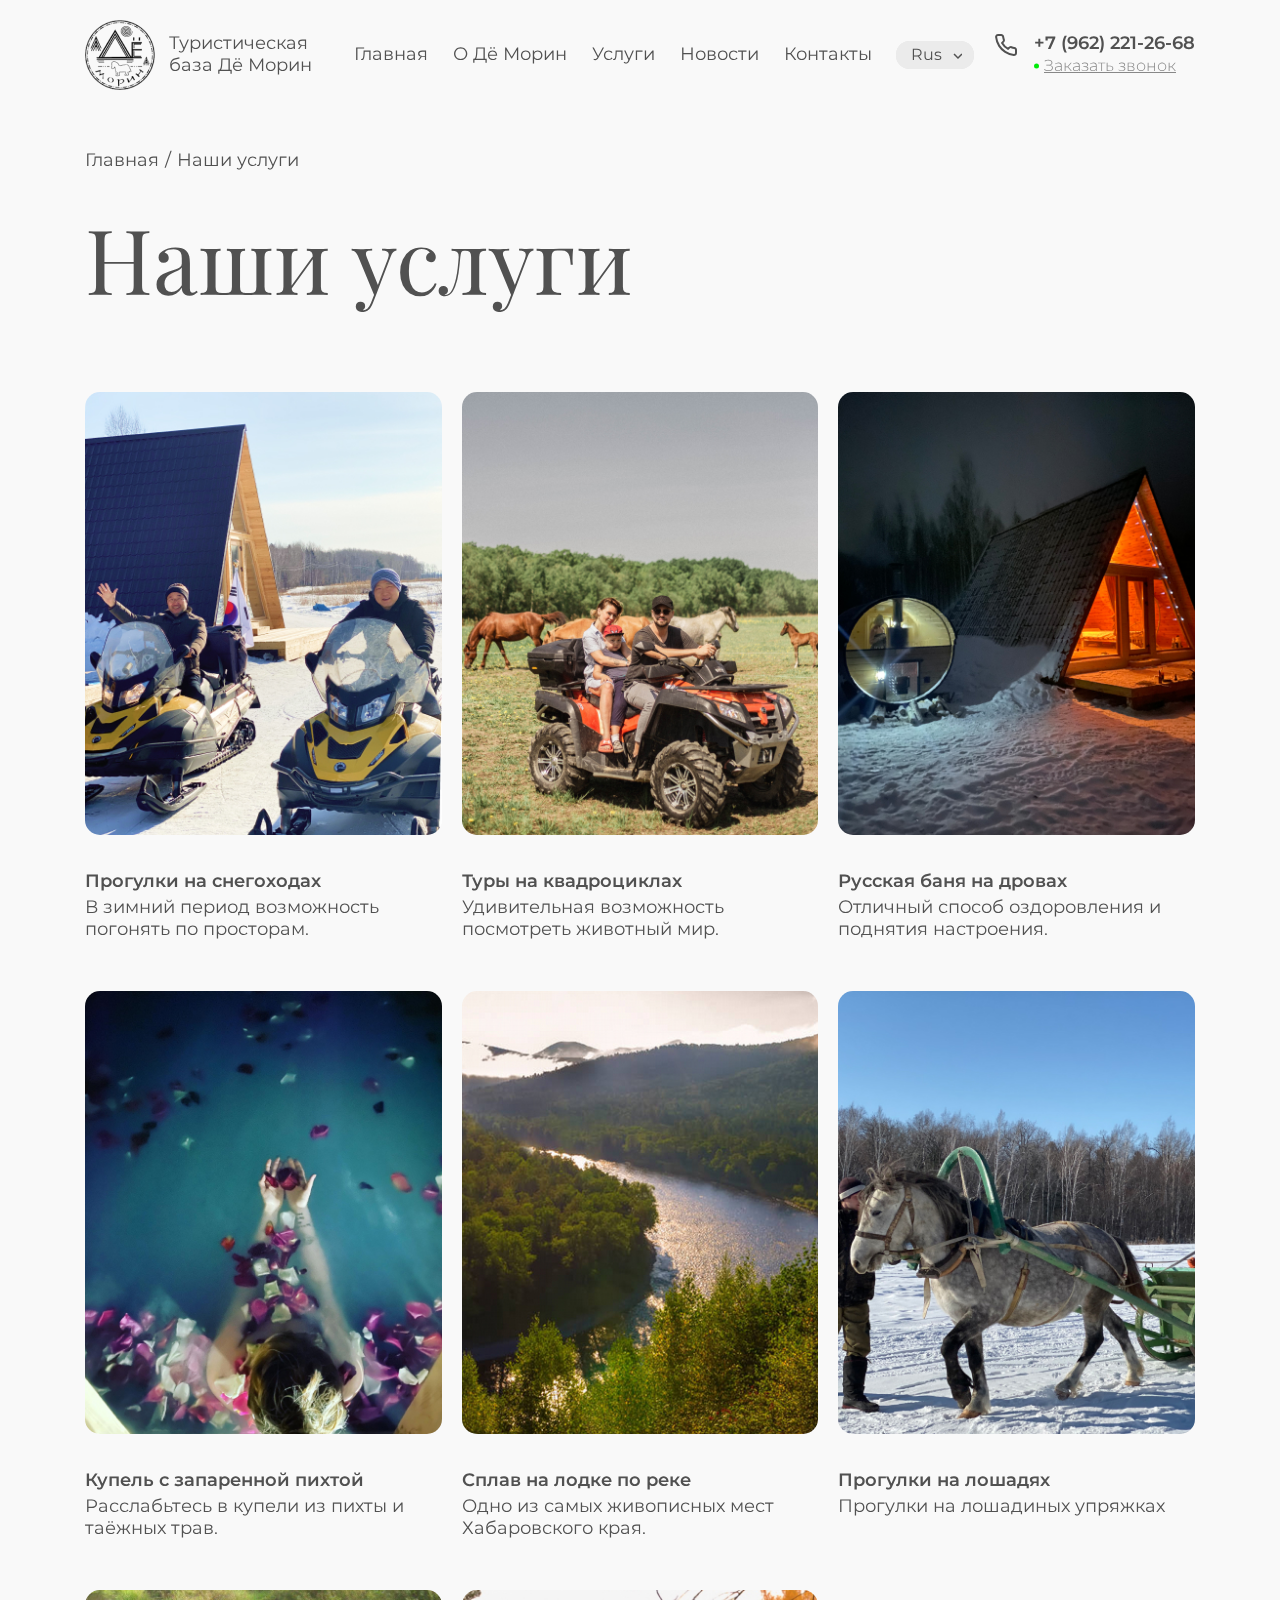
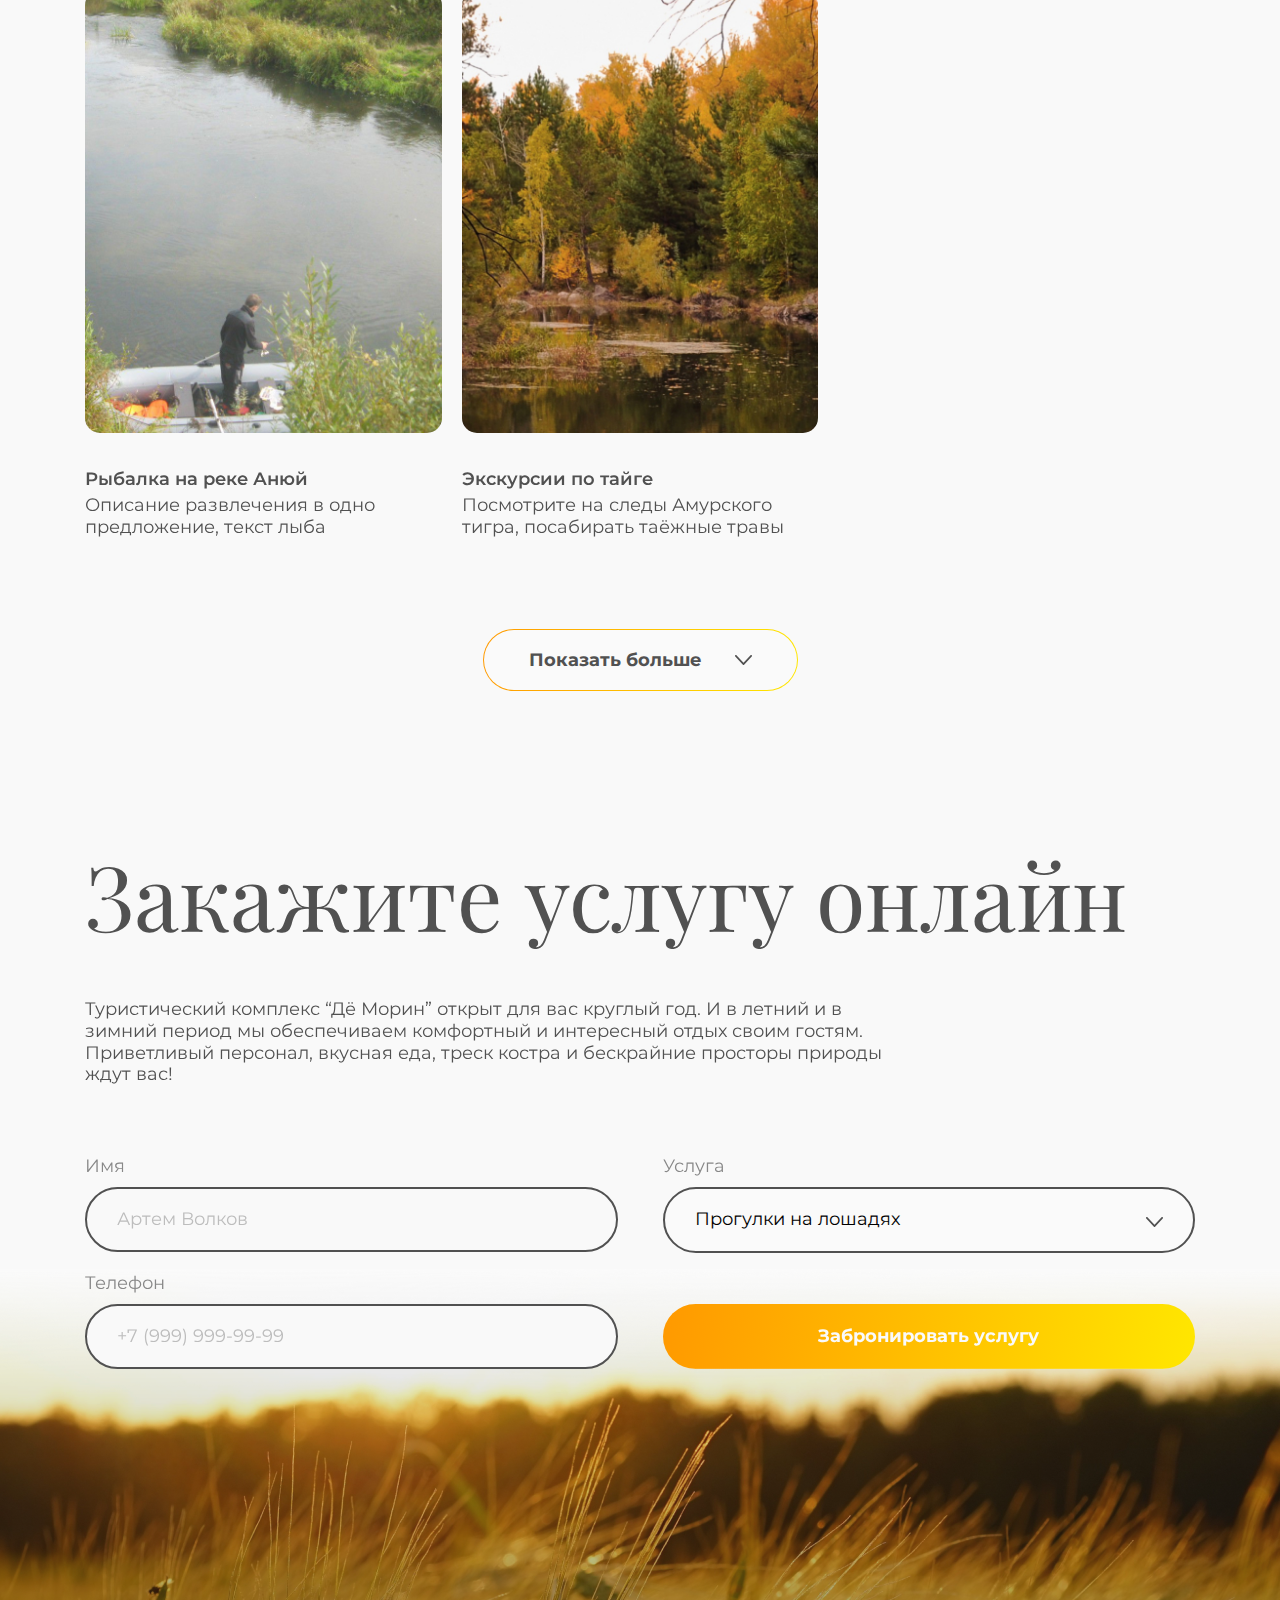
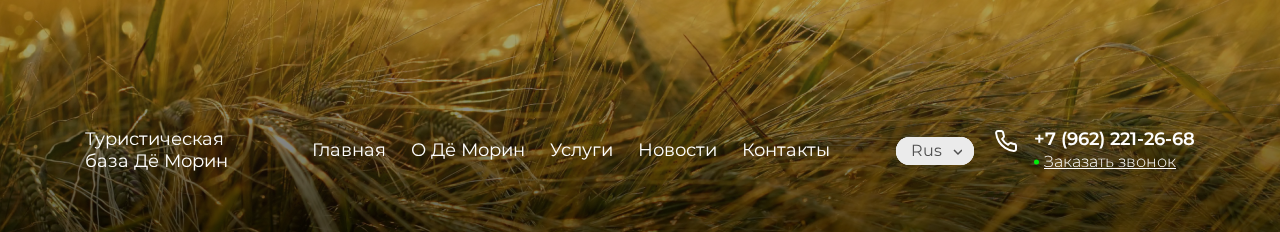
<file: services.html>
<!DOCTYPE html>
<html lang="ru">

<head>
    <meta charset="UTF-8">
    <meta name="viewport" content="width=device-width, initial-scale=1.0">
    <title>Услуги</title>
    <link
        href="https://fonts.googleapis.com/css2?family=Montserrat:ital,wght@0,300;0,400;0,600;0,700;1,300;1,400;1,600;1,700&family=Playfair+Display:ital,wght@0,400;0,700;1,400;1,700&display=swap"
        rel="stylesheet">
    <link rel="stylesheet" href="css/style.min.css">
</head>

<body>
    <header class="header">

        <div class="mobile__menu">
            <div class="navbar__lang">
                <div class="lang-box">
                    <div class="lang-box__current">
                        Rus
                    </div>
                    <div class="lang-box__dropdown">
                        <a class="lang-box__link" href="#">
                            Eng
                        </a>
                    </div>
                </div>
            </div>

            <nav class="menu">
                <ul class="menu__list">
                    <li class="menu__list-item">
                        <a class="menu__item-link" href="/">
                            Главная
                        </a>
                    </li>
                    <li class="menu__list-item">
                        <a class="menu__item-link" href="#">
                            О Дё Морин
                        </a>
                    </li>
                    <li class="menu__list-item">
                        <a class="menu__item-link" href="services.html">
                            Услуги
                        </a>
                    </li>
                    <li class="menu__list-item">
                        <a class="menu__item-link" href="news.html">
                            Новости
                        </a>
                    </li>
                    <li class="menu__list-item">
                        <a class="menu__item-link" href="contacts.html">
                            Контакты
                        </a>
                    </li>
                </ul>
            </nav>



            <div class="navbar__phone-block">
                <div class="navbar__phone">
                    <a class="navbar__phone-link" href="tel:+79622212668">
                        +7 (962) 221-26-68
                    </a>
                </div>
                <div class="navbar__recall">
                    <a class="navbar__recall-link" href="#">
                        Заказать звонок
                    </a>
                </div>
            </div>
        </div>

        <div class="header__inner">
            <div class="container">
                <div class="navbar  navbar--header">
                    <div class="navbar__logo">
                        <a class="navbar__logo-link" href="/">
                            <img class="navbar__logo-img" src="img/logo.png" alt="logo">
                            <div class="navbar__logo-text">
                                Туристическая база Дё Морин
                            </div>
                        </a>
                    </div>

                    <div class="navbar__burger">
                        <span></span>
                        <span></span>
                        <span></span>
                    </div>

                    <nav class="menu">
                        <ul class="menu__list">
                            <li class="menu__list-item">
                                <a class="menu__item-link" href="/">
                                    Главная
                                </a>
                            </li>
                            <li class="menu__list-item">
                                <a class="menu__item-link" href="#">
                                    О Дё Морин
                                </a>
                            </li>
                            <li class="menu__list-item">
                                <a class="menu__item-link" href="services.html">
                                    Услуги
                                </a>
                            </li>
                            <li class="menu__list-item">
                                <a class="menu__item-link" href="news.html">
                                    Новости
                                </a>
                            </li>
                            <li class="menu__list-item">
                                <a class="menu__item-link" href="contacts.html">
                                    Контакты
                                </a>
                            </li>
                        </ul>
                    </nav>

                    <div class="navbar__lang">
                        <div class="lang-box">
                            <div class="lang-box__current">
                                Rus
                            </div>
                            <div class="lang-box__dropdown">
                                <a class="lang-box__link" href="#">
                                    Eng
                                </a>
                            </div>
                        </div>
                    </div>

                    <div class="navbar__phone-block">
                        <div class="navbar__phone">
                            <a class="navbar__phone-link" href="tel:+79622212668">
                                +7 (962) 221-26-68
                            </a>
                        </div>
                        <div class="navbar__recall">
                            <a class="navbar__recall-link" href="#">
                                Заказать звонок
                            </a>
                        </div>
                    </div>
                </div>
            </div>
        </div>
    </header>

    <main class="content">
        <div class="container">
            <div class="breadcrumbs">
                <ul class="breadcrumbs__list">
                    <li>
                        <a href="/">Главная</a>
                    </li>
                    <li>
                        Наши услуги
                    </li>
                </ul>
            </div>

            <div class="content__inner">
                <div class="title">Наши услуги</div>

                <div class="content__body">

                    <div class="services__wrap services-mobile-slider">
                        <div class="services__item">
                            <img class="services__item-img" src="img/service1.jpg" alt="">
                            <div class="services__item-title">Прогулки на снегоходах</div>
                            <div class="services__item-desc">В зимний период возможность погонять по просторам.
                            </div>
                        </div>
                        <div class="services__item">
                            <img class="services__item-img" src="img/service2.jpg" alt="">
                            <div class="services__item-title">Туры на квадроциклах</div>
                            <div class="services__item-desc">Удивительная возможность посмотреть животный мир.
                            </div>
                        </div>
                        <div class="services__item">
                            <img class="services__item-img" src="img/service3.jpg" alt="">
                            <div class="services__item-title">Русская баня на дровах</div>
                            <div class="services__item-desc">Отличный способ оздоровления и поднятия настроения.</div>
                        </div>
                        <div class="services__item">
                            <img class="services__item-img" src="img/service4.jpg" alt="">
                            <div class="services__item-title">Купель с запаренной пихтой</div>
                            <div class="services__item-desc">Расслабьтесь в купели из пихты и таёжных трав.</div>
                        </div>
                        <div class="services__item">
                            <img class="services__item-img" src="img/service5.jpg" alt="">
                            <div class="services__item-title">Сплав на лодке по реке</div>
                            <div class="services__item-desc">Одно из самых живописных мест Хабаровского края.</div>
                        </div>
                        <div class="services__item">
                            <img class="services__item-img" src="img/service6.jpg" alt="">
                            <div class="services__item-title">Прогулки на лошадях</div>
                            <div class="services__item-desc">Прогулки на лошадиных упряжках</div>
                        </div>
                        <div class="services__item">
                            <img class="services__item-img" src="img/service7.jpg" alt="">
                            <div class="services__item-title">Рыбалка на реке Анюй</div>
                            <div class="services__item-desc">Описание развлечения в одно предложение, текст лыба</div>
                        </div>
                        <div class="services__item">
                            <img class="services__item-img" src="img/service8.jpg" alt="">
                            <div class="services__item-title">Экскурсии по тайге</div>
                            <div class="services__item-desc">Посмотрите на следы Амурского тигра, посабирать таёжные
                                травы</div>
                        </div>
                    </div>

                    <div class="loadmore">
                        <div class="loadmore__wrap">
                            <button class="loadmore__btn">
                                Показать больше
                            </button>
                        </div>
                    </div>

                </div>

                <div class="service-order">
                    <div class="title">Закажите услугу онлайн</div>

                    <div class="service-order__text">
                        Туристический комплекс “Дё Морин” открыт для вас круглый год. И в летний и в зимний период мы
                        обеспечиваем комфортный и интересный отдых своим гостям. Приветливый персонал, вкусная еда,
                        треск костра и бескрайние просторы природы ждут вас!
                    </div>

                    <div class="service-order__form">
                        <form action="" class="service-form">
                            <div class="form__field">
                                <label class="form__field-label" for="name">Имя</label>
                                <input class="form__input" type="text" id="name" placeholder="Артем Волков">
                            </div>
                            <div class="form__field">
                                <label class="form__field-label" for="service">Услуга</label>
                                <select class="form__select" name="" id="service">
                                    <option value="horse">Прогулки на лошадях</option>
                                    <option value="banya">Баня в бочке</option>
                                    <option value="kvadro">Катание на квадроцикле и воздушном шаре</option>
                                    <option value="sneg">Катание на снегоходе</option>
                                </select>
                            </div>
                            <div class="form__field">
                                <label class="form__field-label" for="phone">Телефон</label>
                                <input class="form__input" type="tel" id="phone" placeholder="+7 (999) 999-99-99">
                            </div>
                            <div class="form__field">
                                <label class="form__field-label">&nbsp;</label>
                                <button class="booking-btn form__button">Забронировать услугу</button>
                            </div>

                        </form>
                    </div>
                </div>

            </div>
        </div>
    </main>


    <footer class="footer">
        <div class="footer__inner">
            <div class="container">
                <div class="navbar">
                    <div class="navbar__logo">
                        <a class="navbar__logo-link" href="/">
                            <div class="navbar__logo-text">
                                Туристическая база Дё Морин
                            </div>
                        </a>
                    </div>

                    <nav class="menu">
                        <ul class="menu__list">
                            <li class="menu__list-item">
                                <a class="menu__item-link" href="#">
                                    Главная
                                </a>
                            </li>
                            <li class="menu__list-item">
                                <a class="menu__item-link" href="#">
                                    О Дё Морин
                                </a>
                            </li>
                            <li class="menu__list-item">
                                <a class="menu__item-link" href="#">
                                    Услуги
                                </a>
                            </li>
                            <li class="menu__list-item">
                                <a class="menu__item-link" href="#">
                                    Новости
                                </a>
                            </li>
                            <li class="menu__list-item">
                                <a class="menu__item-link" href="#">
                                    Контакты
                                </a>
                            </li>
                        </ul>
                    </nav>

                    <div class="navbar__lang">
                        <div class="lang-box">
                            <div class="lang-box__current">
                                Rus
                            </div>
                            <div class="lang-box__dropdown">
                                <a class="lang-box__link" href="#">
                                    Eng
                                </a>
                            </div>
                        </div>
                    </div>

                    <div class="navbar__phone-block">
                        <div class="navbar__phone">
                            <a class="navbar__phone-link" href="tel:+79622212668">
                                +7 (962) 221-26-68
                            </a>
                        </div>
                        <div class="navbar__recall">
                            <a class="navbar__recall-link" href="#">
                                Заказать звонок
                            </a>
                        </div>
                    </div>
                </div>
            </div>

        </div>
    </footer>

    <script src="https://ajax.googleapis.com/ajax/libs/jquery/3.5.1/jquery.min.js"></script>
    <script src="js/libs.min.js"></script>
    <script src="https://api-maps.yandex.ru/2.1/?apikey=b9cf0523-d750-4294-8f53-b40e67b0a1e0&lang=ru_RU"></script>
    <script src="js/main.js"></script>
</body>

</html>
</file>
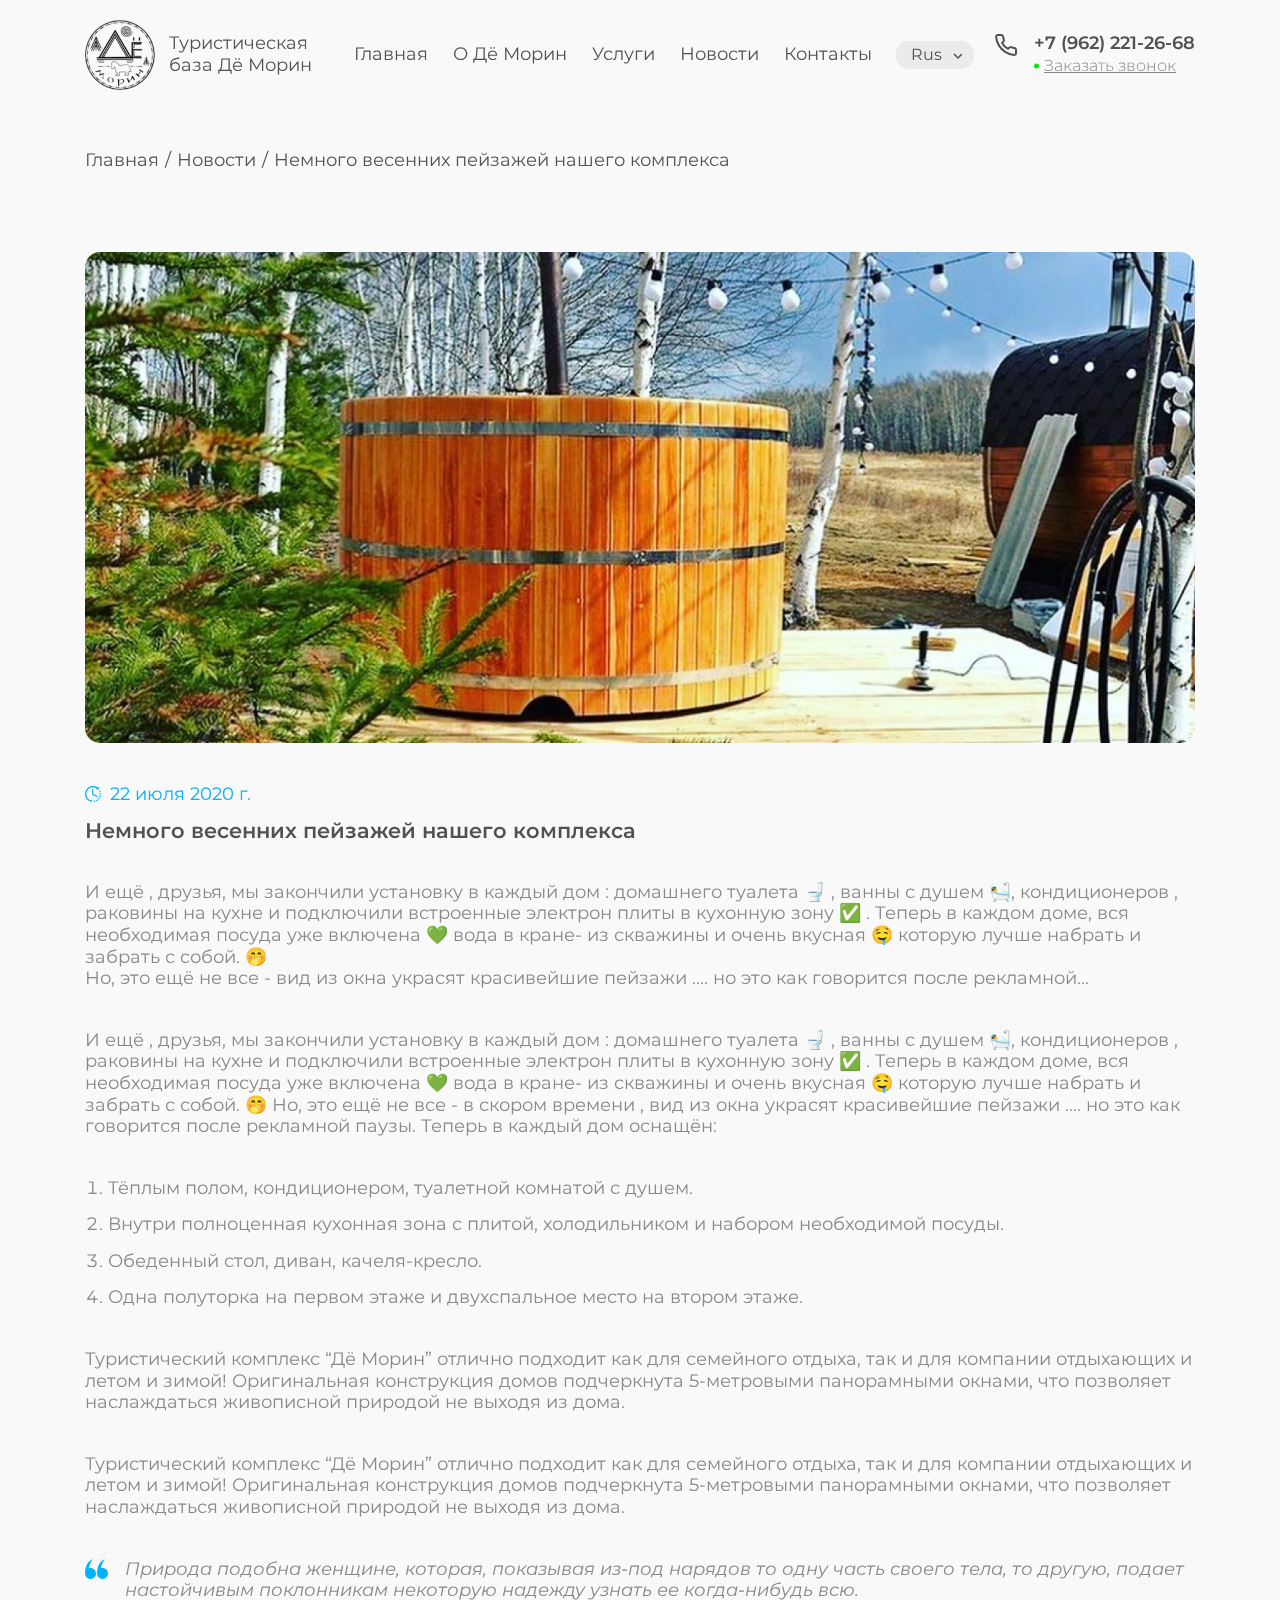
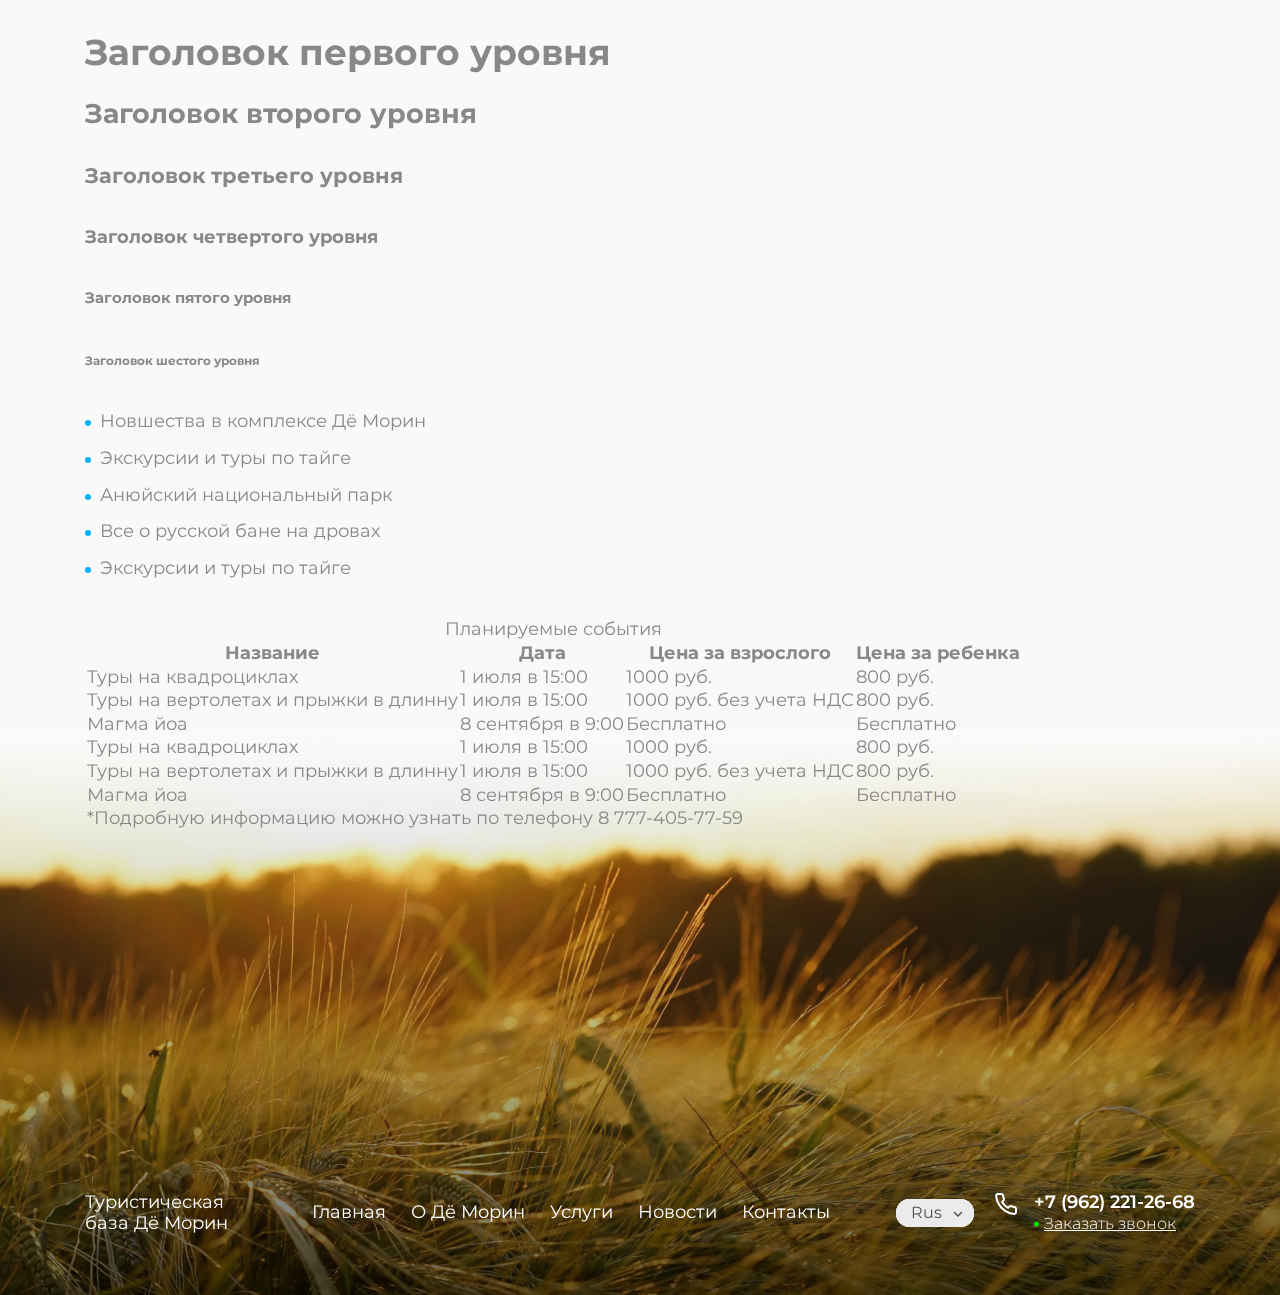
<file: single-news.html>
<!DOCTYPE html>
<html lang="ru">

<head>
    <meta charset="UTF-8">
    <meta name="viewport" content="width=device-width, initial-scale=1.0">
    <title>Новость</title>
    <link
        href="https://fonts.googleapis.com/css2?family=Montserrat:ital,wght@0,300;0,400;0,600;0,700;1,300;1,400;1,600;1,700&family=Playfair+Display:ital,wght@0,400;0,700;1,400;1,700&display=swap"
        rel="stylesheet">
    <link rel="stylesheet" href="css/style.min.css">
</head>

<body>
    <header class="header">

        <div class="mobile__menu">
            <div class="navbar__lang">
                <div class="lang-box">
                    <div class="lang-box__current">
                        Rus
                    </div>
                    <div class="lang-box__dropdown">
                        <a class="lang-box__link" href="#">
                            Eng
                        </a>
                    </div>
                </div>
            </div>

            <nav class="menu">
                <ul class="menu__list">
                    <li class="menu__list-item">
                        <a class="menu__item-link" href="/">
                            Главная
                        </a>
                    </li>
                    <li class="menu__list-item">
                        <a class="menu__item-link" href="#">
                            О Дё Морин
                        </a>
                    </li>
                    <li class="menu__list-item">
                        <a class="menu__item-link" href="services.html">
                            Услуги
                        </a>
                    </li>
                    <li class="menu__list-item">
                        <a class="menu__item-link" href="news.html">
                            Новости
                        </a>
                    </li>
                    <li class="menu__list-item">
                        <a class="menu__item-link" href="contacts.html">
                            Контакты
                        </a>
                    </li>
                </ul>
            </nav>



            <div class="navbar__phone-block">
                <div class="navbar__phone">
                    <a class="navbar__phone-link" href="tel:+79622212668">
                        +7 (962) 221-26-68
                    </a>
                </div>
                <div class="navbar__recall">
                    <a class="navbar__recall-link" href="#">
                        Заказать звонок
                    </a>
                </div>
            </div>
        </div>

        <div class="header__inner">
            <div class="container">
                <div class="navbar  navbar--header">
                    <div class="navbar__logo">
                        <a class="navbar__logo-link" href="/">
                            <img class="navbar__logo-img" src="img/logo.png" alt="logo">
                            <div class="navbar__logo-text">
                                Туристическая база Дё Морин
                            </div>
                        </a>
                    </div>

                    <div class="navbar__burger">
                        <span></span>
                        <span></span>
                        <span></span>
                    </div>

                    <nav class="menu">
                        <ul class="menu__list">
                            <li class="menu__list-item">
                                <a class="menu__item-link" href="/">
                                    Главная
                                </a>
                            </li>
                            <li class="menu__list-item">
                                <a class="menu__item-link" href="#">
                                    О Дё Морин
                                </a>
                            </li>
                            <li class="menu__list-item">
                                <a class="menu__item-link" href="services.html">
                                    Услуги
                                </a>
                            </li>
                            <li class="menu__list-item">
                                <a class="menu__item-link" href="news.html">
                                    Новости
                                </a>
                            </li>
                            <li class="menu__list-item">
                                <a class="menu__item-link" href="contacts.html">
                                    Контакты
                                </a>
                            </li>
                        </ul>
                    </nav>

                    <div class="navbar__lang">
                        <div class="lang-box">
                            <div class="lang-box__current">
                                Rus
                            </div>
                            <div class="lang-box__dropdown">
                                <a class="lang-box__link" href="#">
                                    Eng
                                </a>
                            </div>
                        </div>
                    </div>

                    <div class="navbar__phone-block">
                        <div class="navbar__phone">
                            <a class="navbar__phone-link" href="tel:+79622212668">
                                +7 (962) 221-26-68
                            </a>
                        </div>
                        <div class="navbar__recall">
                            <a class="navbar__recall-link" href="#">
                                Заказать звонок
                            </a>
                        </div>
                    </div>
                </div>
            </div>
        </div>
    </header>

    <main class="content">
        <div class="container">
            <div class="breadcrumbs">
                <ul class="breadcrumbs__list">
                    <li>
                        <a href="/">Главная</a>
                    </li>
                    <li>
                        <a href="news.html">Новости</a>
                    </li>
                    <li>
                        Немного весенних пейзажей нашего комплекса
                    </li>
                </ul>
            </div>

            <div class="content__inner">

                <div class="content__body">

                    <article class="article__body">
                        <div class="article__thumbnail">
                            <img src="img/new1.jpg" alt="">
                        </div>
                        <time class="article__time">
                            22 июля 2020 г.
                        </time>
                        <div class="article__body">
                            <h3 class="article__title">
                                Немного весенних пейзажей нашего комплекса
                            </h3>
                            <div class="article__content">
                                <p>
                                    И ещё , друзья, мы закончили установку в каждый дом : домашнего туалета 🚽 , ванны с
                                    душем 🛀, кондиционеров , раковины на кухне и подключили встроенные электрон плиты в
                                    кухонную зону ✅ . Теперь в каждом доме, вся необходимая посуда уже включена 💚 вода
                                    в
                                    кране- из скважины и очень вкусная 🤤 которую лучше набрать и забрать с собой. 🤭
                                    <br />
                                    Но, это ещё не все - вид из окна украсят красивейшие пейзажи .... но
                                    это как говорится после рекламной...
                                </p>
                                <p>
                                    И ещё , друзья, мы закончили установку в каждый дом : домашнего туалета 🚽 , ванны с
                                    душем 🛀, кондиционеров , раковины на кухне и подключили встроенные электрон плиты в
                                    кухонную зону ✅ . Теперь в каждом доме, вся необходимая посуда уже включена 💚 вода
                                    в кране- из скважины и очень вкусная 🤤 которую лучше набрать и забрать с собой. 🤭
                                    Но, это ещё не все - в скором времени , вид из окна украсят красивейшие пейзажи ....
                                    но это как говорится после рекламной паузы.
                                    Теперь в каждый дом оснащён:
                                </p>

                                <ol>
                                    <li>Тёплым полом, кондиционером, туалетной комнатой с душем.</li>
                                    <li>Внутри полноценная кухонная зона с плитой, холодильником и набором необходимой
                                        посуды.</li>
                                    <li>Обеденный стол, диван, качеля-кресло.</li>
                                    <li>Одна полуторка на первом этаже и двухспальное место на втором этаже. </li>
                                </ol>

                                <p>
                                    Туристический комплекс “Дё Морин” отлично подходит как для семейного отдыха, так и
                                    для
                                    компании отдыхающих и летом и зимой! Оригинальная конструкция домов подчеркнута
                                    5-метровыми панорамными окнами, что позволяет наслаждаться живописной природой не
                                    выходя из дома.
                                </p>

                                <div>
                                    Туристический комплекс “Дё Морин” отлично подходит как для семейного отдыха, так и
                                    для
                                    компании отдыхающих и летом и зимой! Оригинальная конструкция домов подчеркнута
                                    5-метровыми панорамными окнами, что позволяет наслаждаться живописной природой не
                                    выходя из дома.
                                </div>

                                <blockquote>
                                    Природа подобна женщине, которая, показывая из-под нарядов то одну часть своего
                                    тела, то другую, подает
                                    настойчивым поклонникам некоторую надежду узнать ее когда-нибудь всю.
                                </blockquote>

                                <h1>Заголовок первого уровня</h1>
                                <h2>Заголовок второго уровня</h2>
                                <h3>Заголовок третьего уровня</h3>
                                <h4>Заголовок четвертого уровня</h4>
                                <h5>Заголовок пятого уровня</h5>
                                <h6>Заголовок шестого уровня</h6>

                                <ul>
                                    <li>Новшества в комплексе Дё Морин</li>
                                    <li>Экскурсии и туры по тайге</li>
                                    <li>Анюйский национальный парк</li>
                                    <li>Все о русской бане на дровах</li>
                                    <li>Экскурсии и туры по тайге</li>
                                </ul>

                                <table>
                                    <caption>Планируемые события</caption>
                                    <thead>
                                        <tr>
                                            <th>Название</th>
                                            <th>Дата</th>
                                            <th>Цена за взрослого</th>
                                            <th>Цена за ребенка</th>
                                        </tr>
                                    </thead>
                                    <tbody>
                                        <tr>
                                            <td>Туры на квадроциклах</td>
                                            <td>1 июля в 15:00</td>
                                            <td>1000 руб.</td>
                                            <td>800 руб.</td>
                                        </tr>
                                        <tr>
                                            <td>Туры на вертолетах и прыжки в длинну</td>
                                            <td>1 июля в 15:00</td>
                                            <td>1000 руб. без учета НДС</td>
                                            <td>800 руб.</td>
                                        </tr>
                                        <tr>
                                            <td>Магма йоа</td>
                                            <td>8 сентября в 9:00</td>
                                            <td>Бесплатно</td>
                                            <td>Бесплатно</td>
                                        </tr>
                                        <tr>
                                            <td>Туры на квадроциклах</td>
                                            <td>1 июля в 15:00</td>
                                            <td>1000 руб.</td>
                                            <td>800 руб.</td>
                                        </tr>
                                        <tr>
                                            <td>Туры на вертолетах и прыжки в длинну</td>
                                            <td>1 июля в 15:00</td>
                                            <td>1000 руб. без учета НДС</td>
                                            <td>800 руб.</td>
                                        </tr>
                                        <tr>
                                            <td>Магма йоа</td>
                                            <td>8 сентября в 9:00</td>
                                            <td>Бесплатно</td>
                                            <td>Бесплатно</td>
                                        </tr>
                                    </tbody>
                                    <tfoot>
                                        <tr>
                                            <td colspan="4">*Подробную информацию можно узнать по телефону 8
                                                777-405-77-59</td>
                                        </tr>
                                    </tfoot>
                                </table>
                            </div>



                        </div>
                    </article>

                </div>
            </div>
        </div>
    </main>

    <footer class="footer">
        <div class="footer__inner">
            <div class="container">
                <div class="navbar">
                    <div class="navbar__logo">
                        <a class="navbar__logo-link" href="/">
                            <div class="navbar__logo-text">
                                Туристическая база Дё Морин
                            </div>
                        </a>
                    </div>

                    <nav class="menu">
                        <ul class="menu__list">
                            <li class="menu__list-item">
                                <a class="menu__item-link" href="#">
                                    Главная
                                </a>
                            </li>
                            <li class="menu__list-item">
                                <a class="menu__item-link" href="#">
                                    О Дё Морин
                                </a>
                            </li>
                            <li class="menu__list-item">
                                <a class="menu__item-link" href="#">
                                    Услуги
                                </a>
                            </li>
                            <li class="menu__list-item">
                                <a class="menu__item-link" href="#">
                                    Новости
                                </a>
                            </li>
                            <li class="menu__list-item">
                                <a class="menu__item-link" href="#">
                                    Контакты
                                </a>
                            </li>
                        </ul>
                    </nav>

                    <div class="navbar__lang">
                        <div class="lang-box">
                            <div class="lang-box__current">
                                Rus
                            </div>
                            <div class="lang-box__dropdown">
                                <a class="lang-box__link" href="#">
                                    Eng
                                </a>
                            </div>
                        </div>
                    </div>

                    <div class="navbar__phone-block">
                        <div class="navbar__phone">
                            <a class="navbar__phone-link" href="tel:+79622212668">
                                +7 (962) 221-26-68
                            </a>
                        </div>
                        <div class="navbar__recall">
                            <a class="navbar__recall-link" href="#">
                                Заказать звонок
                            </a>
                        </div>
                    </div>
                </div>
            </div>

        </div>
    </footer>

    <script src="https://ajax.googleapis.com/ajax/libs/jquery/3.5.1/jquery.min.js"></script>
    <script src="js/libs.min.js"></script>
    <script src="https://api-maps.yandex.ru/2.1/?apikey=b9cf0523-d750-4294-8f53-b40e67b0a1e0&lang=ru_RU">
    </script>
    <script src="js/main.js"></script>
</body>

</html>
</file>
